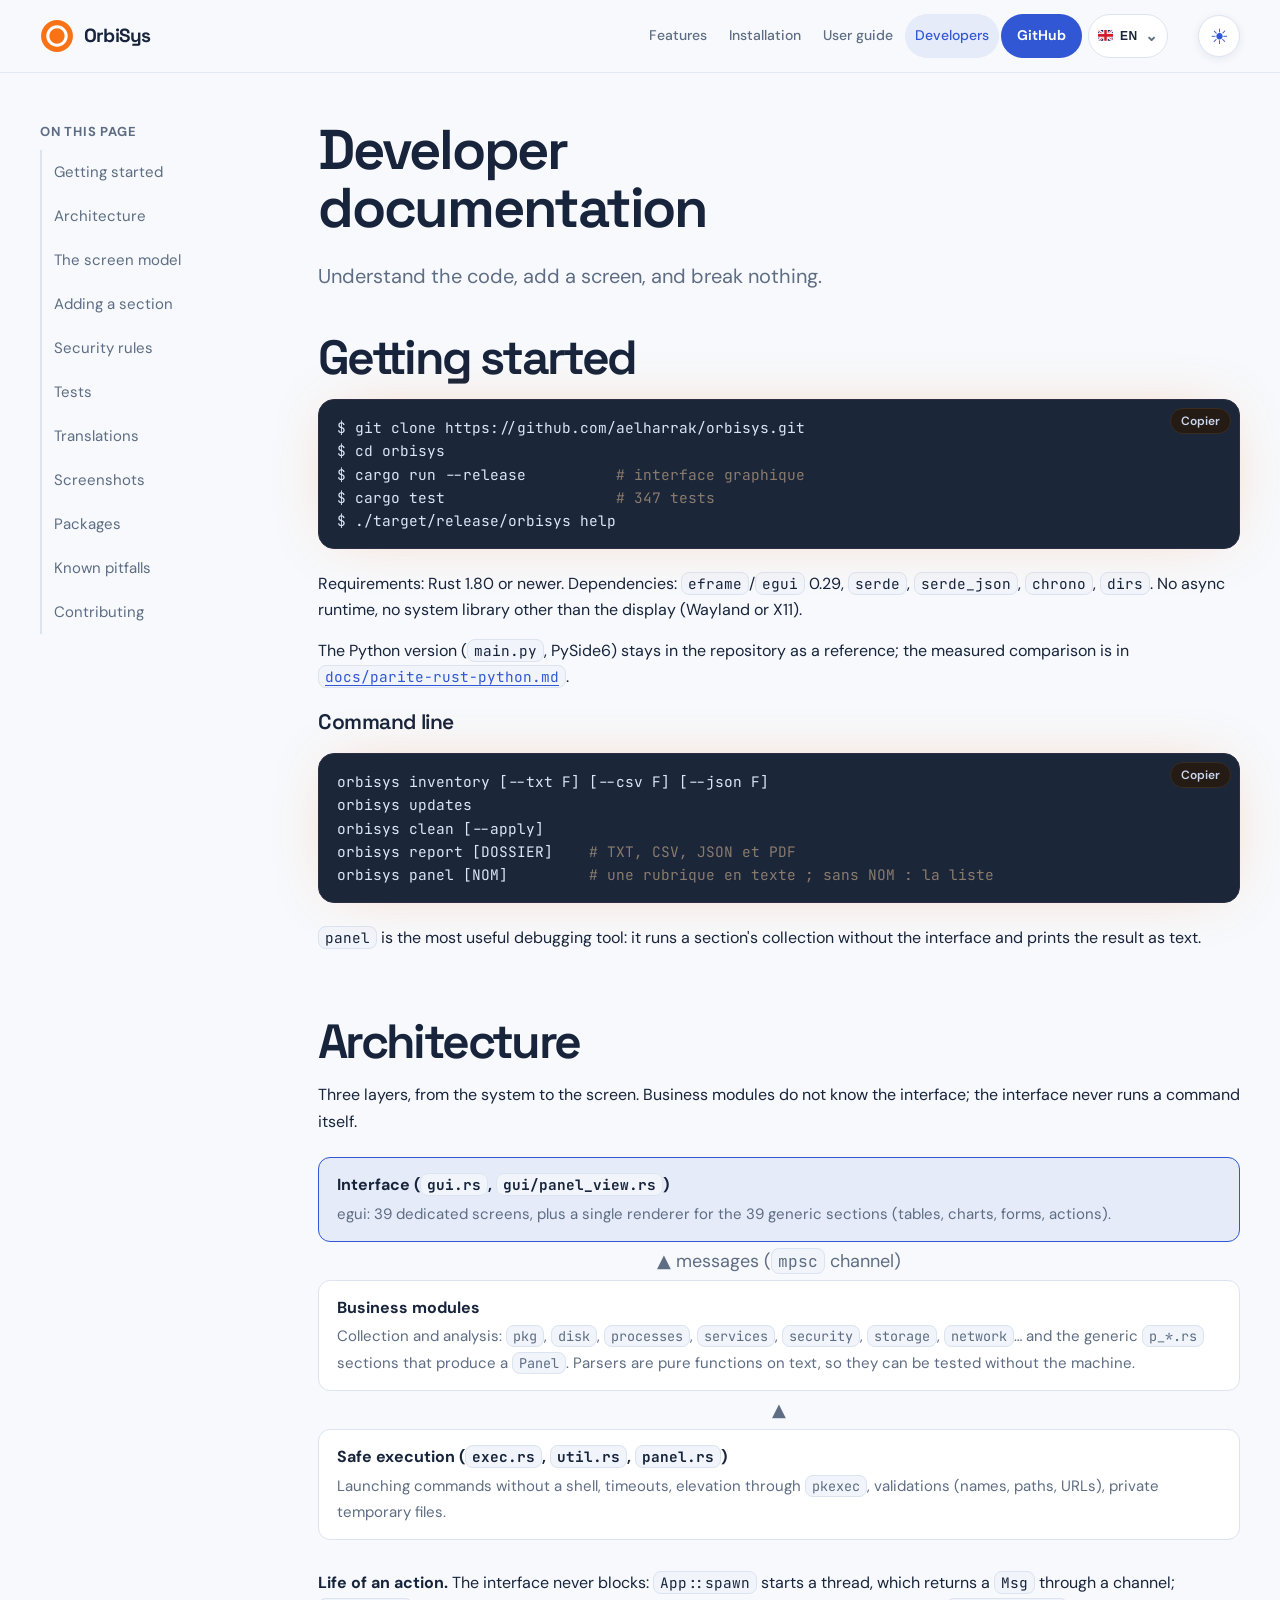
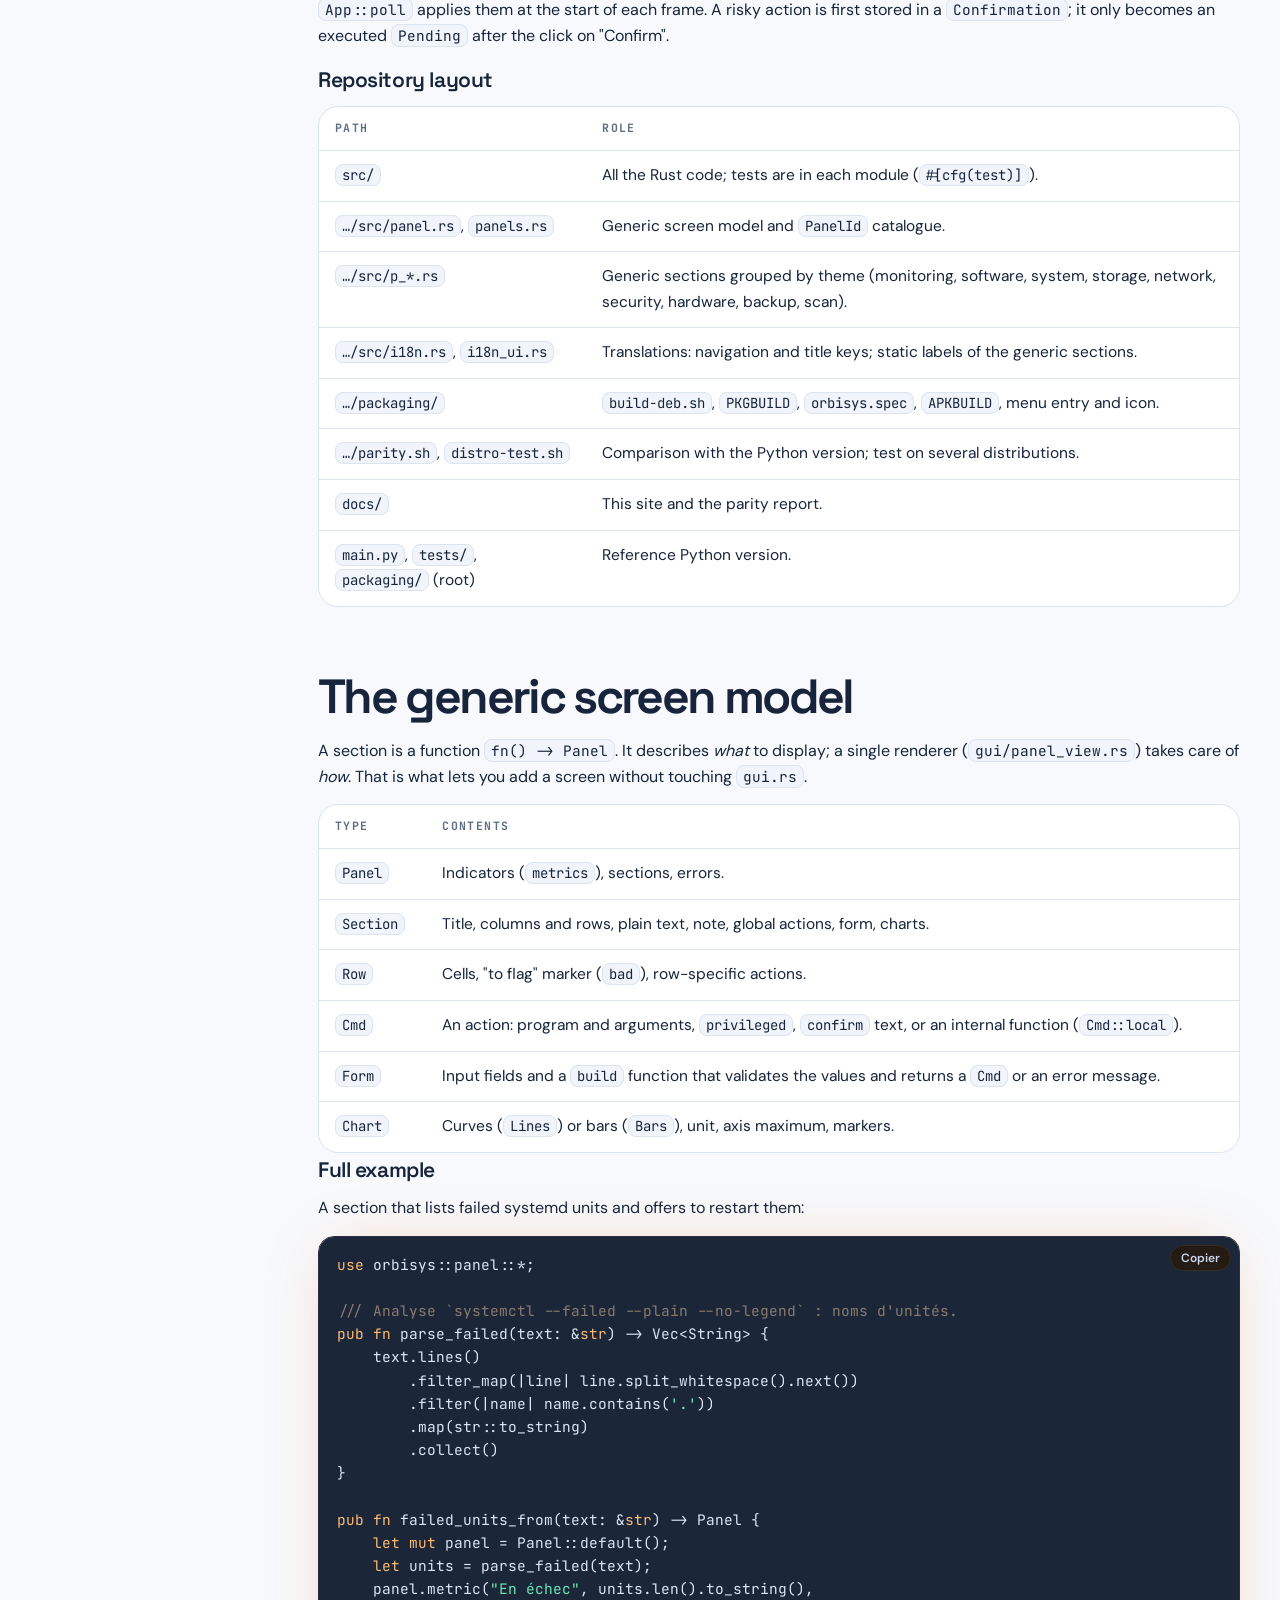
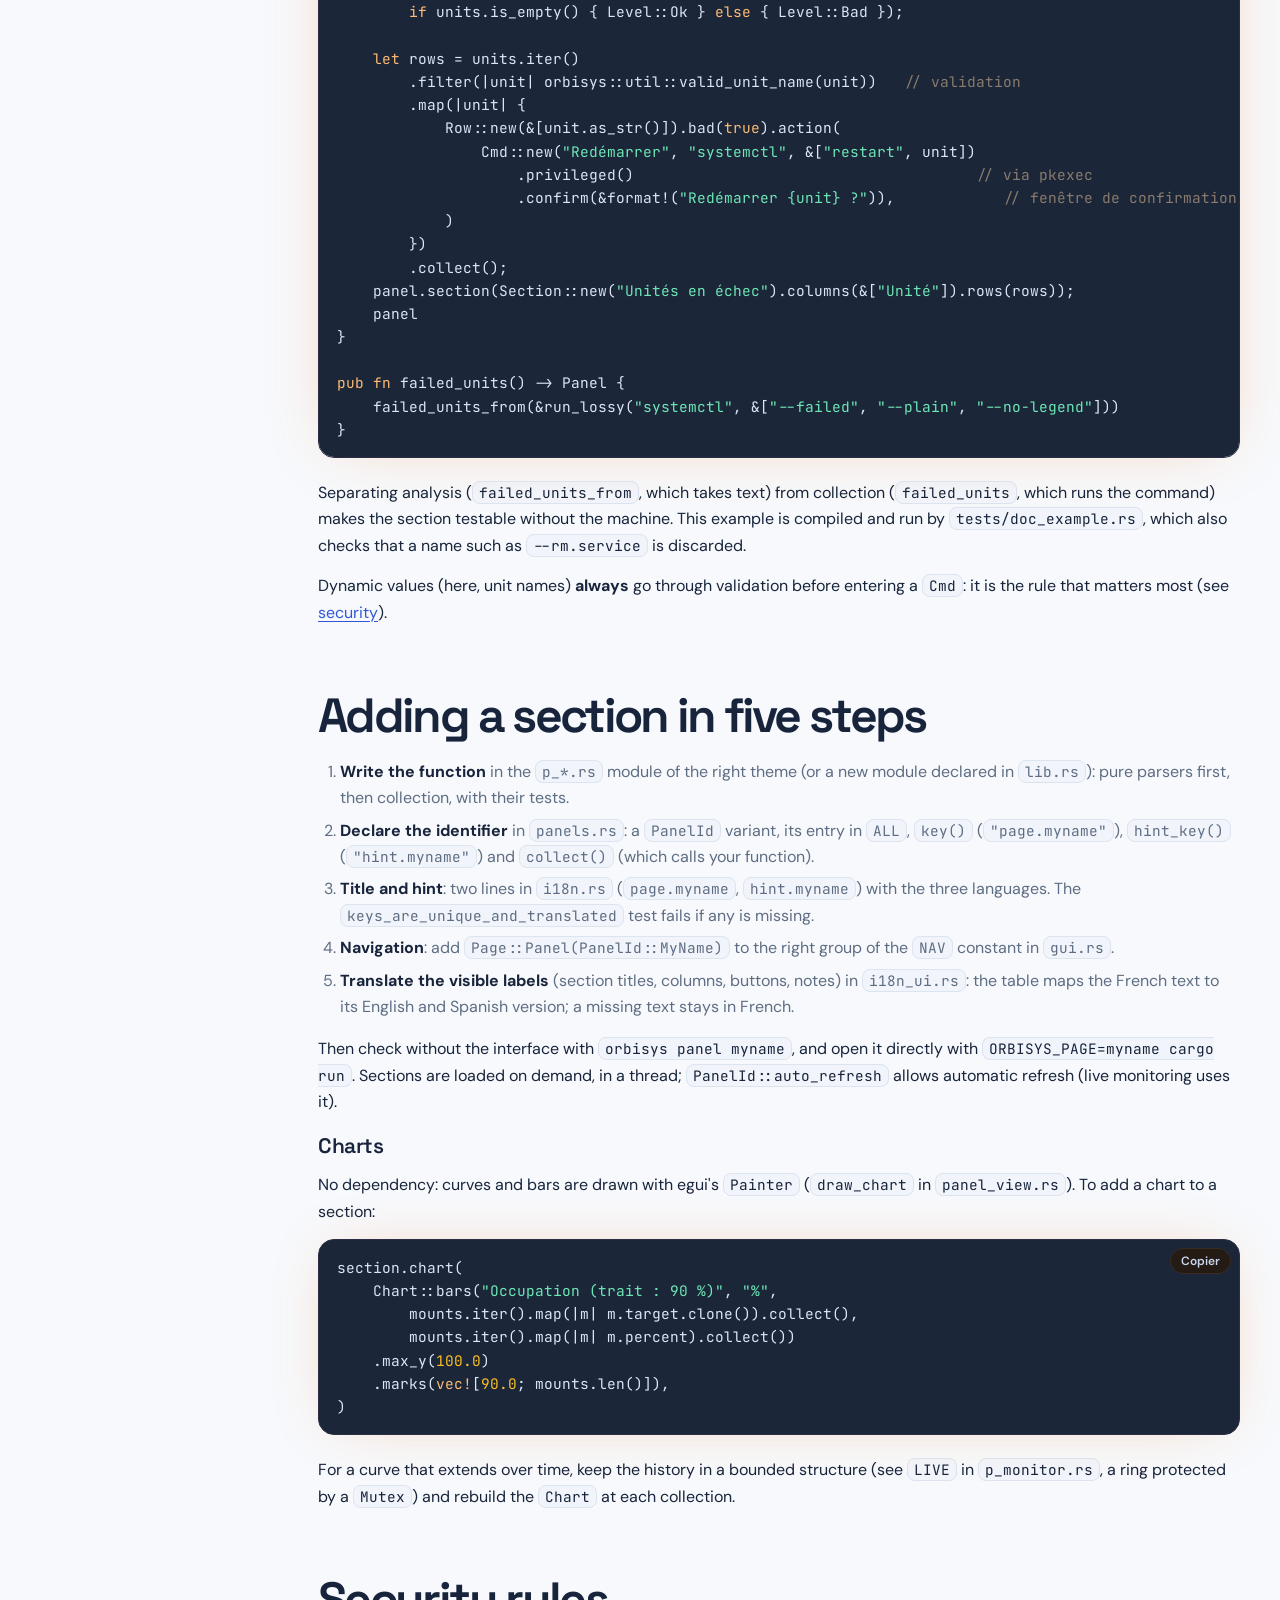
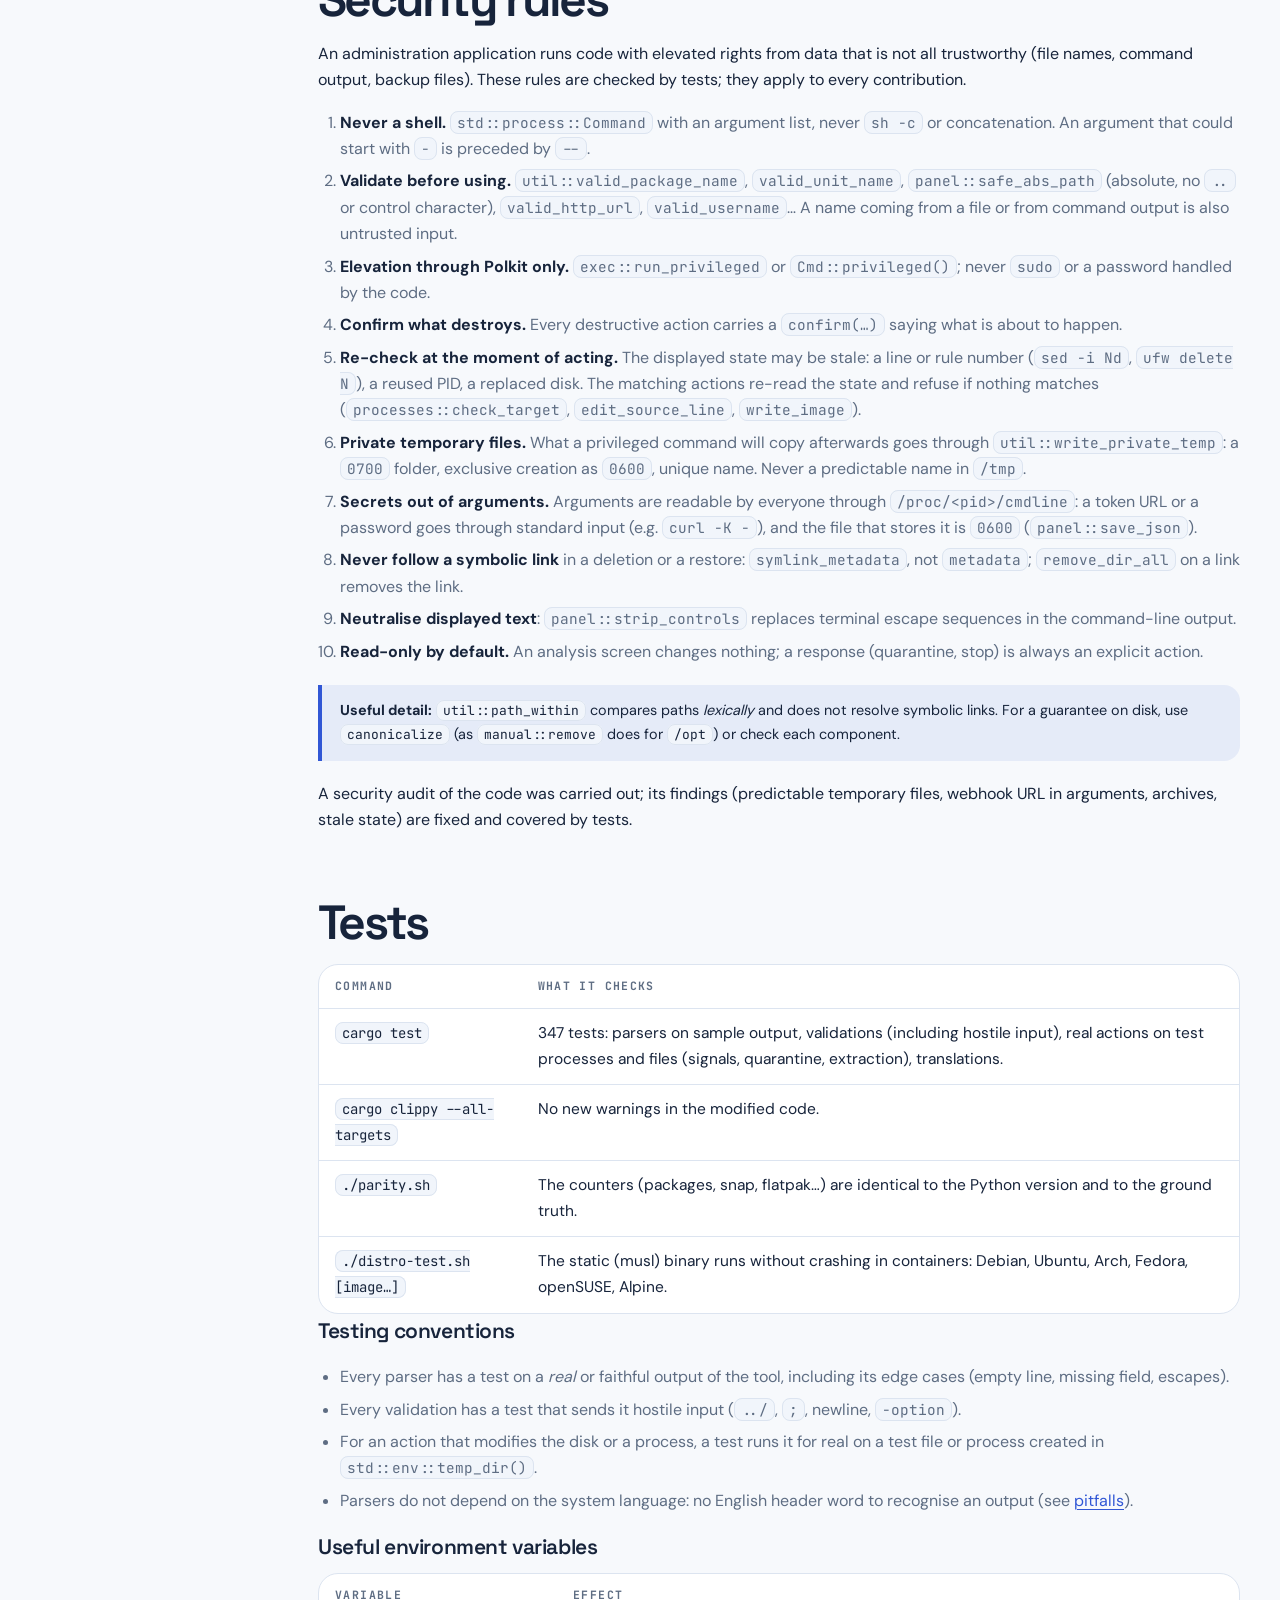
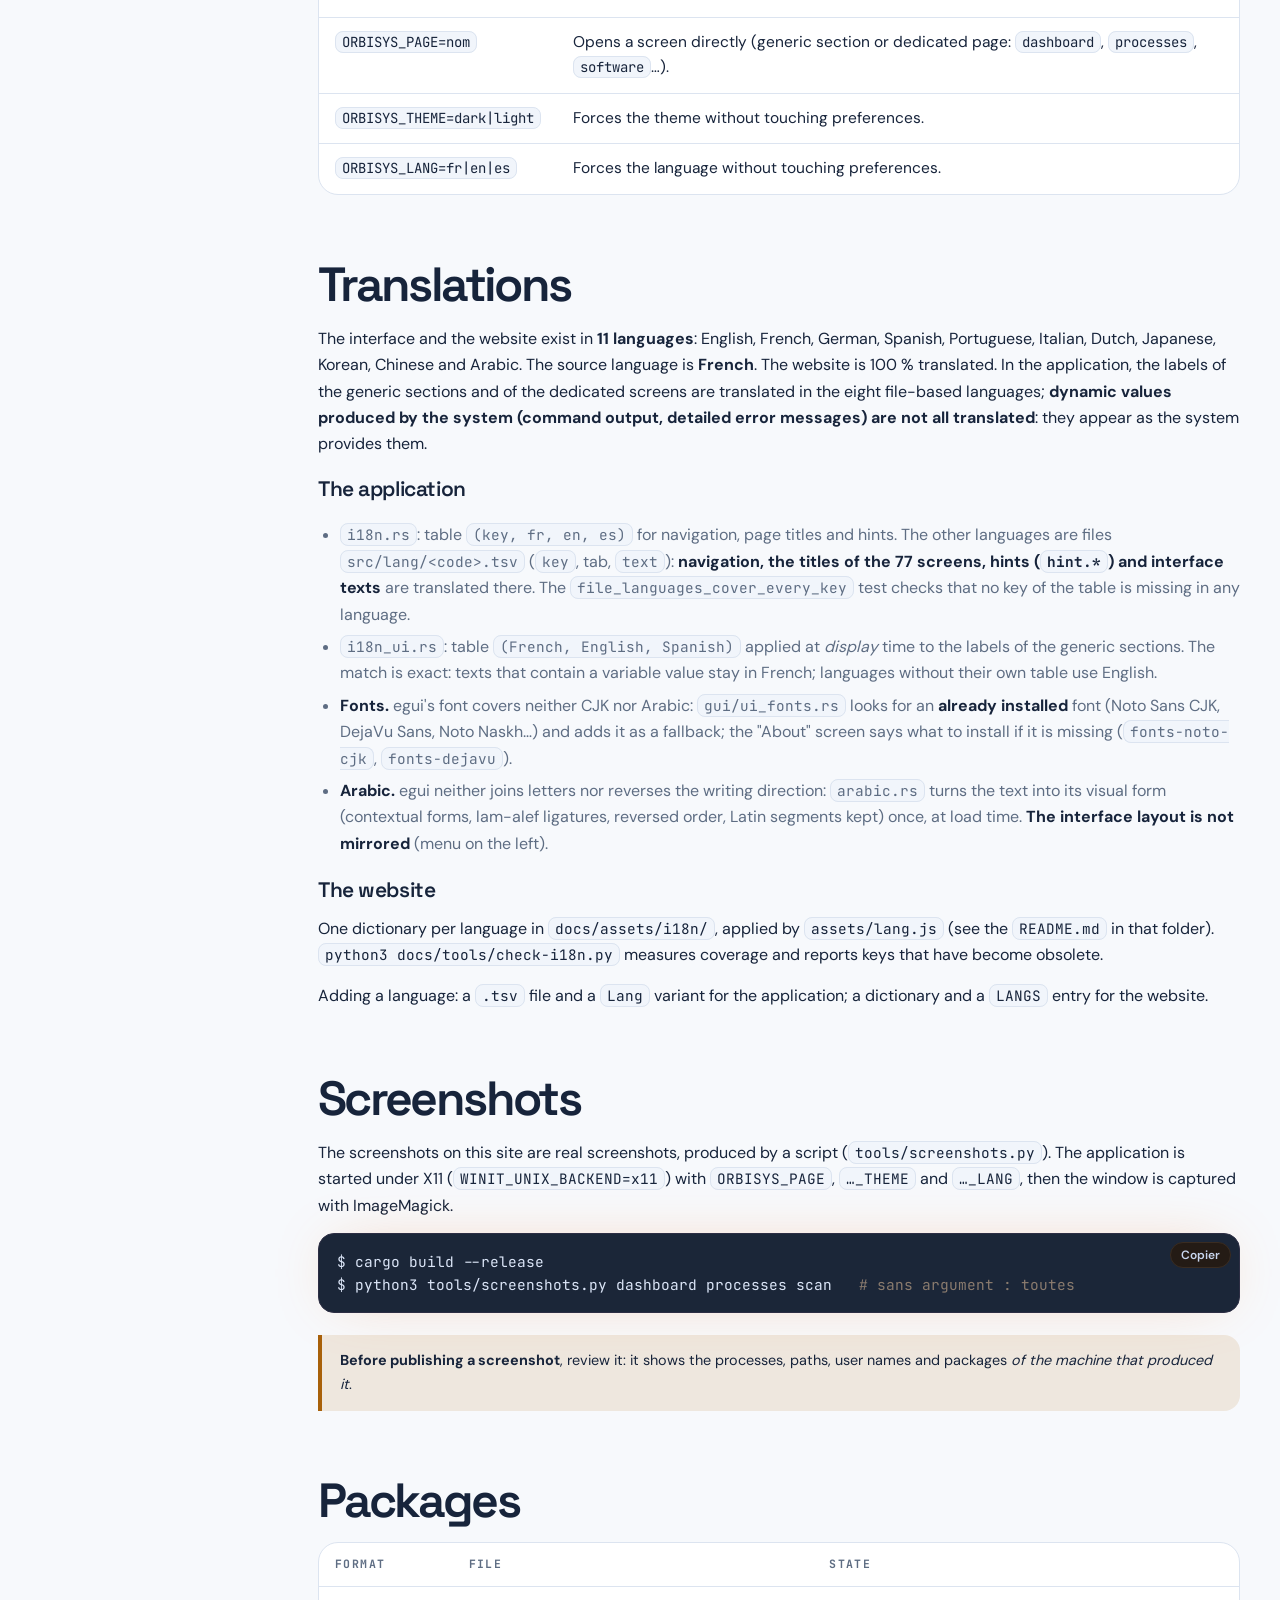
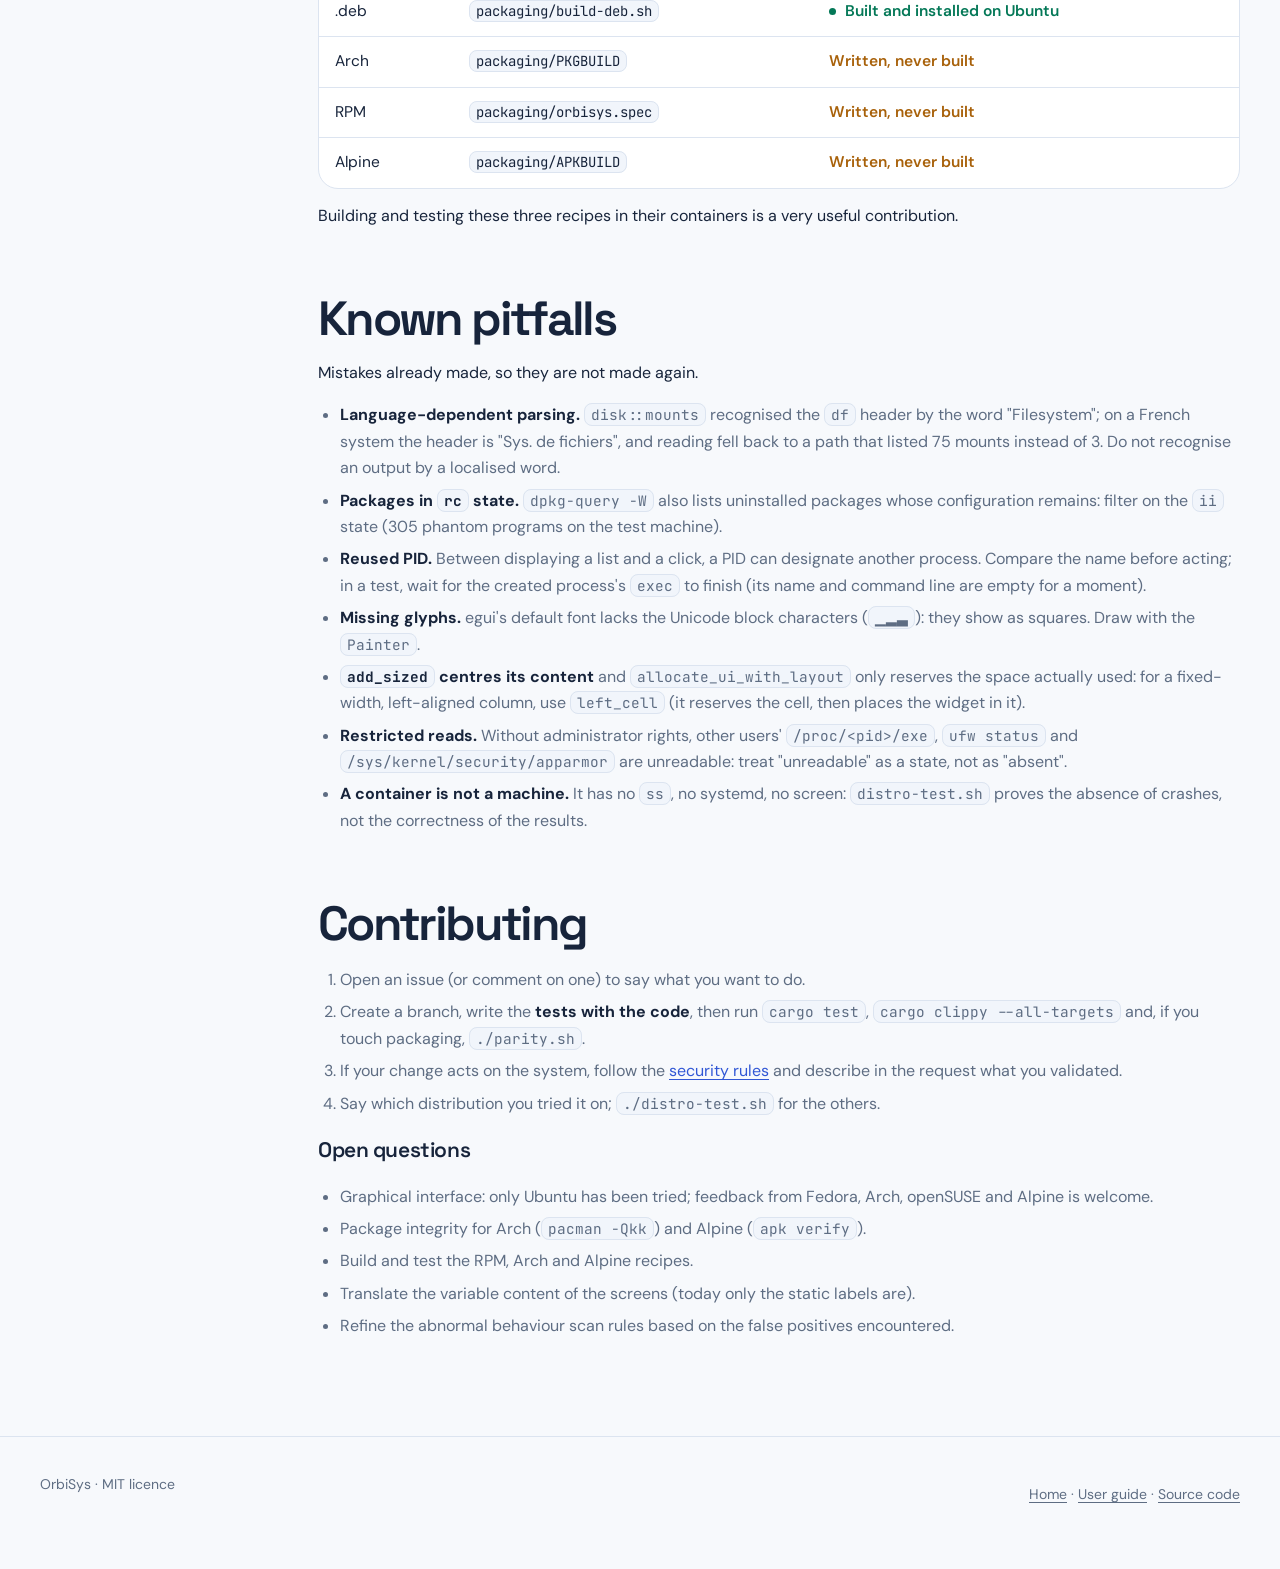
<file: docs/developpeurs.html>
<!DOCTYPE html>
<html lang="fr" data-theme="dark">
<head>
<meta charset="utf-8">
<meta name="viewport" content="width=device-width, initial-scale=1">
<title>Developer Documentation — OrbiSys</title>
<meta name="description" content="Explore OrbiSys architecture (Rust and egui), screen patterns, security practices, cross-distribution checks, and contribution guidelines.">
<meta name="theme-color" content="#0f0b08">
<link rel="canonical" href="https://aelharrak.github.io/orbisys/developpeurs.html">
<meta property="og:type" content="website">
<meta property="og:site_name" content="OrbiSys">
<meta property="og:locale" content="en_US">
<meta property="og:url" content="https://aelharrak.github.io/orbisys/developpeurs.html">
<meta property="og:title" content="Developer Documentation — OrbiSys">
<meta property="og:description" content="Explore OrbiSys architecture, security practices, packaging, and contribution guidelines.">
<meta property="og:image" content="https://aelharrak.github.io/orbisys/assets/social-preview.png">
<meta property="og:image:secure_url" content="https://aelharrak.github.io/orbisys/assets/social-preview.png">
<meta property="og:image:type" content="image/png">
<meta property="og:image:width" content="1200">
<meta property="og:image:height" content="630">
<meta property="og:image:alt" content="OrbiSys free Linux app, with a preview of its dashboard">
<meta name="twitter:card" content="summary_large_image">
<meta name="twitter:title" content="Developer Documentation — OrbiSys">
<meta name="twitter:description" content="Explore OrbiSys architecture, security practices, packaging, and contribution guidelines.">
<meta name="twitter:image" content="https://aelharrak.github.io/orbisys/assets/social-preview.png">
<meta name="twitter:image:alt" content="Preview of the OrbiSys system dashboard">
<link rel="icon" href="assets/logo.svg" type="image/svg+xml">
<link rel="stylesheet" href="assets/style.css">
<script src="assets/site.js"></script>
<script src="assets/lang.js" defer></script>
<style>
  .layers { display: grid; gap: 10px; margin: 22px 0 30px; }
  .layer { border: 1px solid var(--border); background: var(--card); border-radius: 12px; padding: 14px 18px; }
  .layer b { display: block; margin-bottom: 2px; }
  .layer span { color: var(--muted); font-size: 15px; }
  .layer.top { border-color: var(--accent); background: var(--accent-soft); }
  .arrow { text-align: center; color: var(--muted); line-height: 1; font-size: 18px; }
  .twocol { display: grid; grid-template-columns: 1fr 1fr; gap: 10px; }
  @media (max-width: 640px) { .twocol { grid-template-columns: 1fr; } }
</style>
</head>
<body>
<a class="skip" href="#contenu">Aller au contenu</a>

<header class="site-header">
  <div class="wrap">
    <a class="brand" href="index.html" aria-label="OrbiSys, accueil">
      <img src="assets/logo.svg" alt="" width="30" height="30"> OrbiSys
    </a>
    <nav class="nav" aria-label="Navigation principale">
      <a href="index.html#fonctionnalites">Fonctionnalités</a>
      <a href="index.html#installation">Installation</a>
      <a href="utilisateurs.html">Guide utilisateur</a>
      <a href="developpeurs.html" aria-current="page">Développeurs</a>
      <a href="https://github.com/aelharrak/orbisys" rel="noopener">GitHub</a>
    </nav>
    <button class="theme-switch" id="theme" type="button" aria-label="Changer de thème clair ou sombre" title="Thème clair / sombre" aria-pressed="false"><span class="theme-icon" aria-hidden="true" data-no-i18n>☀</span></button>
  </div>
</header>

<main id="contenu" class="wrap">
  <div class="doc">
    <aside class="toc" aria-label="Sur cette page">
      <b>Sur cette page</b>
      <a href="#demarrer">Démarrer</a>
      <a href="#architecture">Architecture</a>
      <a href="#modele">Le modèle d'écran</a>
      <a href="#ajouter">Ajouter une rubrique</a>
      <a href="#securite">Règles de sécurité</a>
      <a href="#tests">Tests</a>
      <a href="#i18n">Traductions</a>
      <a href="#captures">Captures d'écran</a>
      <a href="#paquets">Paquets</a>
      <a href="#pieges">Pièges connus</a>
      <a href="#contribuer">Contribuer</a>
    </aside>

    <article>
      <h1>Documentation développeurs</h1>
      <p class="lead" style="margin:0 0 8px;text-align:left">Comprendre le code, ajouter un écran, et ne rien casser.</p>

      <h2 id="demarrer">Démarrer</h2>
      <div class="code"><pre><code>$ git clone https://github.com/aelharrak/orbisys.git
$ cd orbisys
$ cargo run --release          <span class="c"># interface graphique</span>
$ cargo test                   <span class="c"># 347 tests</span>
$ ./target/release/orbisys help</code></pre></div>
      <p>Prérequis : Rust 1.80 ou plus récent. Dépendances : <code>eframe</code>/<code>egui</code> 0.29, <code>serde</code>, <code>serde_json</code>, <code>chrono</code>, <code>dirs</code>. Pas de runtime asynchrone, pas de bibliothèque système autre que l'affichage (Wayland ou X11).</p>
      <p>La version Python (<code>main.py</code>, PySide6) reste dans le dépôt comme référence ; la comparaison mesurée est dans <a href="https://github.com/aelharrak/orbisys/blob/main/docs/parite-rust-python.md" rel="noopener"><code>docs/parite-rust-python.md</code></a>.</p>

      <h3>Ligne de commande</h3>
      <div class="code"><pre><code>orbisys inventory [--txt F] [--csv F] [--json F]
orbisys updates
orbisys clean [--apply]
orbisys report [DOSSIER]    <span class="c"># TXT, CSV, JSON et PDF</span>
orbisys panel [NOM]         <span class="c"># une rubrique en texte ; sans NOM : la liste</span></code></pre></div>
      <p><code>panel</code> est l'outil de débogage le plus utile : il exécute la collecte d'une rubrique sans interface et affiche le résultat en texte.</p>

      <h2 id="architecture">Architecture</h2>
      <p>Trois couches, du système vers l'écran. Les modules métier ne connaissent pas l'interface ; l'interface ne lance jamais de commande elle-même.</p>
      <div class="layers">
        <div class="layer top"><b>Interface (<code>gui.rs</code>, <code>gui/panel_view.rs</code>)</b><span>egui : 39 écrans dédiés, plus un rendu unique pour les 39 rubriques génériques (tableaux, graphiques, formulaires, actions).</span></div>
        <div class="arrow" aria-hidden="true">▲ messages (canal <code>mpsc</code>)</div>
        <div class="layer"><b>Modules métier</b><span>Collecte et analyse : <code>pkg</code>, <code>disk</code>, <code>processes</code>, <code>services</code>, <code>security</code>, <code>storage</code>, <code>network</code>… et les rubriques génériques <code>p_*.rs</code> qui produisent un <code>Panel</code>. Les analyseurs sont des fonctions pures sur du texte, donc testables sans la machine.</span></div>
        <div class="arrow" aria-hidden="true">▲</div>
        <div class="layer"><b>Exécution sûre (<code>exec.rs</code>, <code>util.rs</code>, <code>panel.rs</code>)</b><span>Lancement de commandes sans shell, délais, élévation via <code>pkexec</code>, validations (noms, chemins, URL), fichiers temporaires privés.</span></div>
      </div>
      <p><b>Flux d'une action.</b> L'interface ne bloque jamais : <code>App::spawn</code> lance un thread, qui renvoie un <code>Msg</code> par un canal ; <code>App::poll</code> les applique au début de chaque image. Une action risquée est d'abord stockée dans une <code>Confirmation</code> ; elle ne devient un <code>Pending</code> exécuté qu'après le clic sur « Confirmer ».</p>

      <h3>Organisation du dépôt</h3>
      <div class="table-wrap"><table>
        <thead><tr><th>Chemin</th><th>Rôle</th></tr></thead>
        <tbody>
          <tr><td><code>src/</code></td><td>Tout le code Rust ; les tests sont dans chaque module (<code>#[cfg(test)]</code>).</td></tr>
          <tr><td><code>…/src/panel.rs</code>, <code>panels.rs</code></td><td>Modèle d'écran générique et catalogue <code>PanelId</code>.</td></tr>
          <tr><td><code>…/src/p_*.rs</code></td><td>Rubriques génériques regroupées par thème (supervision, logiciels, système, stockage, réseau, sécurité, matériel, sauvegarde, scan).</td></tr>
          <tr><td><code>…/src/i18n.rs</code>, <code>i18n_ui.rs</code></td><td>Traductions : clés de navigation et de titres ; libellés statiques des rubriques génériques.</td></tr>
          <tr><td><code>…/packaging/</code></td><td><code>build-deb.sh</code>, <code>PKGBUILD</code>, <code>orbisys.spec</code>, <code>APKBUILD</code>, entrée de menu et icône.</td></tr>
          <tr><td><code>…/parity.sh</code>, <code>distro-test.sh</code></td><td>Comparaison avec la version Python ; test sur plusieurs distributions.</td></tr>
          <tr><td><code>docs/</code></td><td>Ce site et le rapport de parité.</td></tr>
          <tr><td><code>main.py</code>, <code>tests/</code>, <code>packaging/</code> (racine)</td><td>Version Python de référence.</td></tr>
        </tbody>
      </table></div>

      <h2 id="modele">Le modèle d'écran générique</h2>
      <p>Une rubrique est une fonction <code>fn() -&gt; Panel</code>. Elle décrit <i>quoi</i> afficher ; un seul rendu (<code>gui/panel_view.rs</code>) s'occupe du <i>comment</i>. C'est ce qui permet d'ajouter un écran sans toucher à <code>gui.rs</code>.</p>
      <div class="table-wrap"><table>
        <thead><tr><th>Type</th><th>Contenu</th></tr></thead>
        <tbody>
          <tr><td><code>Panel</code></td><td>Indicateurs (<code>metrics</code>), sections, erreurs.</td></tr>
          <tr><td><code>Section</code></td><td>Titre, colonnes et lignes, texte brut, note, actions globales, formulaire, graphiques.</td></tr>
          <tr><td><code>Row</code></td><td>Cellules, drapeau « à signaler » (<code>bad</code>), actions propres à la ligne.</td></tr>
          <tr><td><code>Cmd</code></td><td>Une action : programme et arguments, <code>privileged</code>, texte de <code>confirm</code>, ou une fonction interne (<code>Cmd::local</code>).</td></tr>
          <tr><td><code>Form</code></td><td>Champs de saisie et fonction <code>build</code> qui valide les valeurs et renvoie une <code>Cmd</code> ou un message d'erreur.</td></tr>
          <tr><td><code>Chart</code></td><td>Courbes (<code>Lines</code>) ou barres (<code>Bars</code>), unité, maximum d'axe, repères.</td></tr>
        </tbody>
      </table></div>

      <h3>Exemple complet</h3>
      <p>Une rubrique qui liste les unités systemd en échec et propose de les redémarrer :</p>
      <div class="code"><pre><code><span class="k">use</span> orbisys::panel::*;

<span class="c">/// Analyse `systemctl --failed --plain --no-legend` : noms d'unités.</span>
<span class="k">pub fn</span> parse_failed(text: &amp;<span class="k">str</span>) -&gt; Vec&lt;String&gt; {
    text.lines()
        .filter_map(|line| line.split_whitespace().next())
        .filter(|name| name.contains(<span class="s">'.'</span>))
        .map(str::to_string)
        .collect()
}

<span class="k">pub fn</span> failed_units_from(text: &amp;<span class="k">str</span>) -&gt; Panel {
    <span class="k">let mut</span> panel = Panel::default();
    <span class="k">let</span> units = parse_failed(text);
    panel.metric(<span class="s">"En échec"</span>, units.len().to_string(),
        <span class="k">if</span> units.is_empty() { Level::Ok } <span class="k">else</span> { Level::Bad });

    <span class="k">let</span> rows = units.iter()
        .filter(|unit| orbisys::util::valid_unit_name(unit))   <span class="c">// validation</span>
        .map(|unit| {
            Row::new(&amp;[unit.as_str()]).bad(<span class="k">true</span>).action(
                Cmd::new(<span class="s">"Redémarrer"</span>, <span class="s">"systemctl"</span>, &amp;[<span class="s">"restart"</span>, unit])
                    .privileged()                                      <span class="c">// via pkexec</span>
                    .confirm(&amp;format!(<span class="s">"Redémarrer {unit} ?"</span>)),            <span class="c">// fenêtre de confirmation</span>
            )
        })
        .collect();
    panel.section(Section::new(<span class="s">"Unités en échec"</span>).columns(&amp;[<span class="s">"Unité"</span>]).rows(rows));
    panel
}

<span class="k">pub fn</span> failed_units() -&gt; Panel {
    failed_units_from(&amp;run_lossy(<span class="s">"systemctl"</span>, &amp;[<span class="s">"--failed"</span>, <span class="s">"--plain"</span>, <span class="s">"--no-legend"</span>]))
}</code></pre></div>
      <p>Séparer l'analyse (<code>failed_units_from</code>, qui prend du texte) de la collecte (<code>failed_units</code>, qui lance la commande) rend la rubrique testable sans la machine. Cet exemple est compilé et exécuté par <code>tests/doc_example.rs</code>, qui vérifie aussi qu'un nom comme <code>--rm.service</code> est écarté.</p>
      <p>Les valeurs dynamiques (ici les noms d'unités) passent <b>toujours</b> par une validation avant d'entrer dans une <code>Cmd</code> : c'est la règle qui compte le plus (voir <a href="#securite">sécurité</a>).</p>

      <h2 id="ajouter">Ajouter une rubrique en cinq étapes</h2>
      <ol>
        <li><b>Écrire la fonction</b> dans le module <code>p_*.rs</code> du bon thème (ou un nouveau module déclaré dans <code>lib.rs</code>) : analyseurs purs d'abord, collecte ensuite, avec leurs tests.</li>
        <li><b>Déclarer l'identifiant</b> dans <code>panels.rs</code> : une variante de <code>PanelId</code>, son entrée dans <code>ALL</code>, <code>key()</code> (<code>"page.monnom"</code>), <code>hint_key()</code> (<code>"hint.monnom"</code>) et <code>collect()</code> (qui appelle votre fonction).</li>
        <li><b>Titre et conseil</b> : deux lignes dans <code>i18n.rs</code> (<code>page.monnom</code>, <code>hint.monnom</code>) avec les trois langues. Le test <code>keys_are_unique_and_translated</code> échoue s'il en manque.</li>
        <li><b>Navigation</b> : ajouter <code>Page::Panel(PanelId::MonNom)</code> au bon groupe de la constante <code>NAV</code> dans <code>gui.rs</code>.</li>
        <li><b>Traduire les libellés</b> visibles (titres de section, colonnes, boutons, notes) dans <code>i18n_ui.rs</code> : la table associe le texte français à sa version anglaise et espagnole ; un texte absent reste en français.</li>
      </ol>
      <p>Vérifiez ensuite sans interface avec <code>orbisys panel monnom</code>, puis ouvrez-la directement avec <code>ORBISYS_PAGE=monnom cargo run</code>. Les rubriques sont chargées à la demande, dans un thread ; <code>PanelId::auto_refresh</code> permet un rafraîchissement automatique (la surveillance en direct l'utilise).</p>

      <h3>Graphiques</h3>
      <p>Pas de dépendance : les courbes et barres sont dessinées avec le <code>Painter</code> d'egui (<code>draw_chart</code> dans <code>panel_view.rs</code>). Pour ajouter un graphique à une section :</p>
      <div class="code"><pre><code>section.chart(
    Chart::bars(<span class="s">"Occupation (trait : 90 %)"</span>, <span class="s">"%"</span>,
        mounts.iter().map(|m| m.target.clone()).collect(),
        mounts.iter().map(|m| m.percent).collect())
    .max_y(<span class="n">100.0</span>)
    .marks(<span class="k">vec!</span>[<span class="n">90.0</span>; mounts.len()]),
)</code></pre></div>
      <p>Pour une courbe qui s'étend dans le temps, conservez l'historique dans une structure bornée (voir <code>LIVE</code> dans <code>p_monitor.rs</code>, un anneau protégé par un <code>Mutex</code>) et reconstruisez le <code>Chart</code> à chaque collecte.</p>

      <h2 id="securite">Règles de sécurité</h2>
      <p>Une application d'administration exécute du code avec des droits élevés à partir de données qui ne sont pas toutes de confiance (noms de fichiers, sorties de commandes, fichiers de sauvegarde). Ces règles sont vérifiées par des tests ; elles sont à respecter dans toute contribution.</p>
      <ol>
        <li><b>Jamais de shell.</b> <code>std::process::Command</code> avec une liste d'arguments, jamais <code>sh -c</code> ni concaténation. Un argument qui pourrait commencer par <code>-</code> est précédé de <code>--</code>.</li>
        <li><b>Valider avant d'utiliser.</b> <code>util::valid_package_name</code>, <code>valid_unit_name</code>, <code>panel::safe_abs_path</code> (absolu, sans <code>..</code> ni caractère de contrôle), <code>valid_http_url</code>, <code>valid_username</code>… Un nom venant d'un fichier ou d'une sortie de commande est aussi une entrée non fiable.</li>
        <li><b>Élévation par Polkit seulement.</b> <code>exec::run_privileged</code> ou <code>Cmd::privileged()</code> ; jamais de <code>sudo</code> ni de mot de passe manipulé par le code.</li>
        <li><b>Confirmer ce qui détruit.</b> Toute action destructrice porte un <code>confirm(…)</code> qui dit ce qui va se passer.</li>
        <li><b>Revérifier au moment d'agir.</b> L'état affiché peut être périmé : un numéro de ligne ou de règle (<code>sed -i Nd</code>, <code>ufw delete N</code>), un PID réattribué, un disque remplacé. Les actions correspondantes relisent l'état et refusent si rien ne correspond (<code>processes::check_target</code>, <code>edit_source_line</code>, <code>write_image</code>).</li>
        <li><b>Fichiers temporaires privés.</b> Ce qu'une commande privilégiée copiera ensuite passe par <code>util::write_private_temp</code> : dossier en <code>0700</code>, création exclusive en <code>0600</code>, nom unique. Jamais un nom prévisible dans <code>/tmp</code>.</li>
        <li><b>Secrets hors des arguments.</b> Les arguments sont lisibles par tous via <code>/proc/&lt;pid&gt;/cmdline</code> : une URL à jeton ou un mot de passe passe par l'entrée standard (ex. <code>curl -K -</code>), et le fichier qui la stocke est en <code>0600</code> (<code>panel::save_json</code>).</li>
        <li><b>Ne jamais suivre un lien symbolique</b> dans une suppression ou une restauration : <code>symlink_metadata</code>, pas <code>metadata</code> ; <code>remove_dir_all</code> sur un lien supprime le lien.</li>
        <li><b>Neutraliser le texte affiché</b> : <code>panel::strip_controls</code> remplace les séquences d'échappement de terminal dans le rendu en ligne de commande.</li>
        <li><b>Lecture seule par défaut.</b> Un écran d'analyse ne modifie rien ; une réponse (quarantaine, arrêt) est toujours une action explicite.</li>
      </ol>
      <div class="note"><b>Précision utile :</b> <code>util::path_within</code> compare des chemins <i>lexicalement</i> et ne résout pas les liens symboliques. Pour une garantie sur le disque, utilisez <code>canonicalize</code> (comme <code>manual::remove</code> pour <code>/opt</code>) ou testez chaque composant.</div>
      <p>Un audit de sécurité du code a été mené ; ses constats (fichiers temporaires prévisibles, URL de webhook dans les arguments, archives, états périmés) sont corrigés et couverts par des tests.</p>

      <h2 id="tests">Tests</h2>
      <div class="table-wrap"><table>
        <thead><tr><th>Commande</th><th>Ce qu'elle vérifie</th></tr></thead>
        <tbody>
          <tr><td><code>cargo test</code></td><td>347 tests : analyseurs sur des sorties d'exemple, validations (y compris les entrées hostiles), actions réelles sur des processus et fichiers de test (signaux, quarantaine, extraction), traductions.</td></tr>
          <tr><td><code>cargo clippy --all-targets</code></td><td>Aucun nouvel avertissement dans le code modifié.</td></tr>
          <tr><td><code>./parity.sh</code></td><td>Les compteurs (paquets, snap, flatpak…) sont identiques à la version Python et à la vérité terrain.</td></tr>
          <tr><td><code>./distro-test.sh [image…]</code></td><td>Le binaire statique (musl) tourne sans plantage dans des conteneurs : Debian, Ubuntu, Arch, Fedora, openSUSE, Alpine.</td></tr>
        </tbody>
      </table></div>
      <h3>Conventions de test</h3>
      <ul>
        <li>Chaque analyseur a un test sur une sortie <i>réelle</i> ou fidèle de l'outil, y compris ses cas limites (ligne vide, champ manquant, échappements).</li>
        <li>Chaque validation a un test qui lui envoie des entrées hostiles (<code>../</code>, <code>;</code>, retour à la ligne, <code>-option</code>).</li>
        <li>Pour une action qui modifie le disque ou un processus, un test l'exécute pour de vrai sur un fichier ou un processus de test créé dans <code>std::env::temp_dir()</code>.</li>
        <li>Les parseurs ne dépendent pas de la langue du système : pas de mot d'en-tête anglais pour reconnaître une sortie (voir <a href="#pieges">pièges</a>).</li>
      </ul>
      <h3>Variables d'environnement utiles</h3>
      <div class="table-wrap"><table>
        <thead><tr><th>Variable</th><th>Effet</th></tr></thead>
        <tbody>
          <tr><td><code>ORBISYS_PAGE=nom</code></td><td>Ouvre directement un écran (rubrique générique ou page dédiée : <code>dashboard</code>, <code>processes</code>, <code>software</code>…).</td></tr>
          <tr><td><code>ORBISYS_THEME=dark|light</code></td><td>Force le thème sans toucher aux préférences.</td></tr>
          <tr><td><code>ORBISYS_LANG=fr|en|es</code></td><td>Force la langue sans toucher aux préférences.</td></tr>
        </tbody>
      </table></div>

      <h2 id="i18n">Traductions</h2>
      <p>L'interface comme le site existent en <b>11 langues</b> : anglais, français, allemand, espagnol, portugais, italien, néerlandais, japonais, coréen, chinois et arabe. La langue source est le <b>français</b>. Le site est traduit à 100 %. Dans l'application, les libellés des rubriques génériques et des écrans dédiés sont traduits dans les huit langues à fichier ; <b>les valeurs dynamiques produites par le système (sorties de commandes, messages d'erreur détaillés) ne sont pas toutes traduites</b> : elles s'affichent telles que le système les fournit.</p>
      <h3>L'application</h3>
      <ul>
        <li><code>i18n.rs</code> : table <code>(clé, fr, en, es)</code> pour la navigation, les titres de page et les conseils. Les autres langues sont des fichiers <code>src/lang/&lt;code&gt;.tsv</code> (<code>clé</code>, tabulation, <code>texte</code>) : <b>navigation, titres des 77 écrans, conseils (<code>hint.*</code>) et textes de l'interface</b> y sont traduits. Le test <code>file_languages_cover_every_key</code> vérifie qu'aucune clé de la table ne manque dans une langue.</li>
        <li><code>i18n_ui.rs</code> : table <code>(français, anglais, espagnol)</code> appliquée à l'<i>affichage</i> des libellés des rubriques génériques. La correspondance est exacte : les textes qui contiennent une valeur variable restent en français ; les langues sans table propre utilisent l'anglais.</li>
        <li><b>Polices.</b> La police d'egui ne couvre ni le CJK ni l'arabe : <code>gui/ui_fonts.rs</code> cherche une police <b>déjà installée</b> (Noto Sans CJK, DejaVu Sans, Noto Naskh…) et l'ajoute en secours ; l'écran « À propos » indique quoi installer si elle manque (<code>fonts-noto-cjk</code>, <code>fonts-dejavu</code>).</li>
        <li><b>Arabe.</b> egui ne relie pas les lettres et n'inverse pas le sens d'écriture : <code>arabic.rs</code> met le texte en forme visuelle (formes contextuelles, ligatures lam-alif, ordre inversé, segments latins conservés) une fois, au chargement. <b>La disposition de l'interface n'est pas inversée</b> (menu à gauche).</li>
      </ul>
      <h3>Le site</h3>
      <p>Un dictionnaire par langue dans <code>docs/assets/i18n/</code>, appliqué par <code>assets/lang.js</code> (voir le <code>README.md</code> de ce dossier). <code>python3 docs/tools/check-i18n.py</code> mesure la couverture et signale les clés devenues obsolètes.</p>
      <p>Ajouter une langue : un fichier <code>.tsv</code> et une variante de <code>Lang</code> pour l'application ; un dictionnaire et une entrée de <code>LANGS</code> pour le site.</p>

      <h2 id="captures">Captures d'écran</h2>
      <p>Les captures de ce site sont de vraies captures, produites par script (<code>tools/screenshots.py</code>). L'application est lancée sous X11 (<code>WINIT_UNIX_BACKEND=x11</code>) avec <code>ORBISYS_PAGE</code>, <code>…_THEME</code> et <code>…_LANG</code>, puis la fenêtre est capturée avec ImageMagick.</p>
      <div class="code"><pre><code>$ cargo build --release
$ python3 tools/screenshots.py dashboard processes scan   <span class="c"># sans argument : toutes</span></code></pre></div>
      <div class="note warn-box"><b>Avant de publier une capture</b>, relisez-la : elle montre les processus, chemins, noms d'utilisateur et paquets <i>de la machine qui l'a produite</i>.</div>

      <h2 id="paquets">Paquets</h2>
      <div class="table-wrap"><table>
        <thead><tr><th>Format</th><th>Fichier</th><th>État</th></tr></thead>
        <tbody>
          <tr><td>.deb</td><td><code>packaging/build-deb.sh</code></td><td class="ok">Construit et installé sur Ubuntu</td></tr>
          <tr><td>Arch</td><td><code>packaging/PKGBUILD</code></td><td class="warn">Écrit, jamais construit</td></tr>
          <tr><td>RPM</td><td><code>packaging/orbisys.spec</code></td><td class="warn">Écrit, jamais construit</td></tr>
          <tr><td>Alpine</td><td><code>packaging/APKBUILD</code></td><td class="warn">Écrit, jamais construit</td></tr>
        </tbody>
      </table></div>
      <p style="margin-top:14px">Construire et tester ces trois recettes dans leurs conteneurs est une contribution très utile.</p>

      <h2 id="pieges">Pièges connus</h2>
      <p>Des erreurs déjà rencontrées, pour ne pas les refaire.</p>
      <ul>
        <li><b>Parsing dépendant de la langue.</b> <code>disk::mounts</code> reconnaissait l'en-tête de <code>df</code> par le mot « Filesystem » ; sur un système en français l'en-tête est « Sys. de fichiers », la lecture retombait sur un repli qui listait 75 montages au lieu de 3. Ne reconnaissez pas une sortie par un mot localisé.</li>
        <li><b>Paquets en état <code>rc</code>.</b> <code>dpkg-query -W</code> liste aussi les paquets désinstallés dont la configuration subsiste : filtrez sur l'état <code>ii</code> (305 faux logiciels sur la machine de test).</li>
        <li><b>PID réattribué.</b> Entre l'affichage d'une liste et un clic, un PID peut désigner un autre processus. Comparez le nom avant d'agir ; dans un test, attendez la fin du <code>exec</code> du processus créé (nom et ligne de commande sont vides un instant).</li>
        <li><b>Glyphes absents.</b> La police par défaut d'egui n'a pas les caractères de blocs Unicode (<code>▁▂▃</code>) : ils s'affichent en carrés. Dessinez avec le <code>Painter</code>.</li>
        <li><b><code>add_sized</code> centre le contenu</b> et <code>allocate_ui_with_layout</code> ne réserve que la place utilisée : pour une colonne alignée à gauche de largeur fixe, utilisez <code>left_cell</code> (réserve la cellule puis y place le widget).</li>
        <li><b>Lectures réservées.</b> Sans droits administrateur, <code>/proc/&lt;pid&gt;/exe</code> des autres utilisateurs, <code>ufw status</code>, <code>/sys/kernel/security/apparmor</code> sont illisibles : traitez « illisible » comme un état, pas comme « absent ».</li>
        <li><b>Un conteneur n'est pas une machine.</b> Il n'a ni <code>ss</code>, ni systemd, ni écran : <code>distro-test.sh</code> prouve l'absence de plantage, pas l'exactitude des résultats.</li>
      </ul>

      <h2 id="contribuer">Contribuer</h2>
      <ol>
        <li>Ouvrez un ticket (ou commentez-en un) pour dire ce que vous voulez faire.</li>
        <li>Créez une branche, écrivez les <b>tests avec le code</b>, puis vérifiez <code>cargo test</code>, <code>cargo clippy --all-targets</code> et, si vous touchez aux paquets, <code>./parity.sh</code>.</li>
        <li>Si votre changement agit sur le système, suivez les <a href="#securite">règles de sécurité</a> et décrivez dans la demande ce que vous avez validé.</li>
        <li>Décrivez la distribution sur laquelle vous avez essayé ; <code>./distro-test.sh</code> pour les autres.</li>
      </ol>
      <h3>Pistes ouvertes</h3>
      <ul>
        <li>Interface graphique : seule Ubuntu a été essayée ; des retours Fedora, Arch, openSUSE, Alpine sont les bienvenus.</li>
        <li>Intégrité des paquets pour Arch (<code>pacman -Qkk</code>) et Alpine (<code>apk verify</code>).</li>
        <li>Construire et tester les recettes RPM, Arch et Alpine.</li>
        <li>Traduire le contenu variable des écrans (aujourd'hui seuls les libellés statiques le sont).</li>
        <li>Affiner les règles du scan des comportements anormaux à partir des faux positifs rencontrés.</li>
      </ul>
    </article>
  </div>
</main>

<footer class="site-footer">
  <div class="wrap">
    <div>OrbiSys · licence MIT</div>
    <div>
      <a href="index.html">Accueil</a><span aria-hidden="true"> · </span>
      <a href="utilisateurs.html">Guide utilisateur</a><span aria-hidden="true"> · </span>
      <a href="https://github.com/aelharrak/orbisys" rel="noopener">Code source</a>
    </div>
  </div>
</footer>
</body>
</html>
</file>
<file: docs/assets/style.css>
/* OrbiSys — site statique. Aucune dépendance externe : polices incluses (assets/fonts), tout fonctionne hors ligne. */
@font-face { font-family: "Twemoji Country Flags"; src: url(fonts/twemoji-country-flags.woff2) format("woff2"); unicode-range: U+1F1E6-1F1FF, U+1F3F4, U+E0062-E007F; font-display: swap; } /* drapeaux Twemoji (CC-BY 4.0, via country-flag-emoji-polyfill, MIT) */
@font-face { font-family: "Space Grotesk"; src: url(fonts/space-grotesk.woff2) format("woff2"); font-weight: 300 700; font-display: swap; }
@font-face { font-family: "DM Sans"; src: url(fonts/dm-sans.woff2) format("woff2"); font-weight: 100 1000; font-display: swap; }
@font-face { font-family: "JetBrains Mono"; src: url(fonts/jetbrains-mono.woff2) format("woff2"); font-weight: 100 800; font-display: swap; }
:root {
  --bg: #0f0b08;
  --bg-soft: #15100c;
  --card: #1a1410;
  --card-2: #211a14;
  --border: #2c221b;
  --fg: #f5ede6;
  --muted: #b5a698;
  --accent: #f97316;
  --accent-fg: #1a0e05;
  --accent-soft: rgba(249, 115, 22, .13);
  --brand-1: #f97316;
  --brand-2: #fbbf24;
  --ok: #34d399;
  --warn: #fbbf24;
  --bad: #ff7a70;
  --code-bg: #0b0806;
  --radius: 22px;
  --shadow: 0 30px 80px rgba(0, 0, 0, .6), 0 0 90px rgba(249, 115, 22, .12);
  --mono: "JetBrains Mono", ui-monospace, SFMono-Regular, Menlo, Consolas, "Liberation Mono", monospace;
  --sans: "DM Sans", system-ui, -apple-system, "Segoe UI", Roboto, "Noto Sans", "Noto Sans CJK SC", "Noto Naskh Arabic", Arial, sans-serif;
  --display: "Space Grotesk", "DM Sans", system-ui, "Noto Sans", "Noto Sans CJK SC", "Noto Naskh Arabic", sans-serif;
  color-scheme: dark;
}
[data-theme="light"] {
  --bg: #fbfaf7;
  --bg-soft: #f1f2ed;
  --card: #fffefa;
  --card-2: #f4f3ee;
  --border: #dedfd7;
  --fg: #17211d;
  --muted: #58645d;
  --accent: #b94b31;
  --accent-fg: #fffdfa;
  --accent-soft: rgba(185, 75, 49, .09);
  --brand-1: #235c4a;
  --brand-2: #b94b31;
  --ok: #047857;
  --warn: #a8610a;
  --bad: #c72d2d;
  --code-bg: #1a120c;
  --shadow: 0 22px 56px rgba(23, 33, 29, .12);
  color-scheme: light;
}
* { box-sizing: border-box; }
html { scroll-behavior: smooth; scroll-padding-top: 76px; }
body {
  margin: 0;
  background: var(--bg);
  color: var(--fg);
  font-family: var(--sans);
  font-size: 17px;
  line-height: 1.65;
  -webkit-font-smoothing: antialiased;
}
img { max-width: 100%; height: auto; display: block; }
a { color: var(--accent); text-decoration-thickness: 1px; text-underline-offset: 3px; }
a:hover { text-decoration-thickness: 2px; }
:focus-visible { outline: 3px solid var(--accent); outline-offset: 2px; border-radius: 6px; }
.skip { position: absolute; inset-inline-start: -999px; top: 8px; background: var(--accent); color: var(--accent-fg); padding: 8px 14px; border-radius: 8px; z-index: 100; }
.skip:focus { inset-inline-start: 8px; }
.wrap { width: min(1120px, 100% - 40px); margin-inline: auto; }
.narrow { width: min(820px, 100% - 40px); margin-inline: auto; }

/* ---- En-tête ---- */
.site-header {
  position: sticky; top: 0; z-index: 50;
  background: color-mix(in srgb, var(--bg) 88%, transparent);
  backdrop-filter: blur(12px);
  border-bottom: 1px solid var(--border);
}
.site-header .wrap { display: flex; align-items: center; gap: 18px; min-height: 62px; }
.brand { white-space: nowrap; display: flex; align-items: center; gap: 10px; color: var(--fg); text-decoration: none; font-weight: 700; letter-spacing: -.01em; }
.brand svg { width: 30px; height: 30px; }
.nav { display: flex; gap: 4px; margin-left: auto; align-items: center; flex-wrap: wrap; }
.nav a { color: var(--muted); text-decoration: none; padding: 7px 12px; border-radius: 9px; font-size: 15px; font-weight: 500; }
.nav a:hover, .nav a[aria-current="page"] { color: var(--fg); background: var(--card-2); }
.theme-switch { display: grid; place-items: center; flex: none; width: 44px; height: 44px; margin-inline-start: 12px; padding: 0; border: 1px solid var(--border); border-radius: 12px; background: var(--card); color: var(--fg); cursor: pointer; transition: background .18s ease, border-color .18s ease, color .18s ease; }
.theme-switch:hover, .theme-switch:focus-visible { background: var(--accent-soft); border-color: var(--accent); color: var(--accent); }
.theme-switch .theme-icon { color: var(--accent); font-size: 21px; line-height: 1; }
.theme-switch[aria-pressed="true"] { background: var(--card-2); }

/* ---- Boutons ---- */
.btn {
  display: inline-flex; align-items: center; gap: 8px; font: inherit; font-weight: 600; font-size: 16px;
  padding: 11px 20px; border-radius: 11px; border: 1px solid transparent; text-decoration: none; cursor: pointer;
}
.btn-primary { background: var(--accent); color: var(--accent-fg); }
.btn-primary:hover { filter: brightness(1.08); text-decoration: none; }
.btn-ghost { background: transparent; color: var(--fg); border-color: var(--border); }
.btn-ghost:hover { background: var(--card-2); text-decoration: none; }

/* ---- Hero ---- */
.hero { padding: 72px 0 40px; text-align: center; }
.eyebrow { display: inline-block; font-size: 14px; font-weight: 600; color: var(--accent); background: var(--accent-soft); padding: 5px 14px; border-radius: 999px; margin-bottom: 20px; }
h1 { font-size: clamp(34px, 5.4vw, 60px); line-height: 1.08; letter-spacing: -.03em; margin: 0 0 20px; }
.grad { background: linear-gradient(100deg, var(--brand-1), var(--brand-2)); -webkit-background-clip: text; background-clip: text; color: transparent; }
.lead { font-size: clamp(18px, 2.2vw, 21px); color: var(--muted); max-width: 720px; margin: 0 auto 30px; }
.cta { display: flex; flex-wrap: wrap; gap: 12px; justify-content: center; }
.hero-shot { margin: 48px auto 0; width: min(1000px, 100%); }

/* ---- Cadres de capture ---- */
.shot { margin: 0; }
.shot button { all: unset; display: block; cursor: zoom-in; width: 100%; border-radius: var(--radius); }
.shot button:focus-visible { outline: 3px solid var(--accent); outline-offset: 3px; }
.shot img { border-radius: var(--radius); border: 1px solid var(--border); box-shadow: var(--shadow); width: 100%; background: var(--card); }
.shot figcaption { color: var(--muted); font-size: 15px; margin-top: 12px; }
.shot figcaption b { color: var(--fg); }

/* ---- Sections ---- */
section { padding: 72px 0; }
section.alt { background: var(--bg-soft); border-block: 1px solid var(--border); }
h2 { font-size: clamp(26px, 3.4vw, 38px); line-height: 1.15; letter-spacing: -.02em; margin: 0 0 14px; }
h3 { font-size: 21px; margin: 0 0 8px; letter-spacing: -.01em; }
h4 { font-size: 17px; margin: 22px 0 6px; }
.kicker { color: var(--accent); font-weight: 700; font-size: 14px; letter-spacing: .06em; text-transform: uppercase; margin-bottom: 10px; }
.section-lead { color: var(--muted); max-width: 720px; font-size: 18px; margin: 0 0 36px; }
p { margin: 0 0 14px; }
.muted { color: var(--muted); }

.grid { display: grid; gap: 18px; }
.g2 { grid-template-columns: repeat(2, minmax(0, 1fr)); }
.g3 { grid-template-columns: repeat(3, minmax(0, 1fr)); }
.g4 { grid-template-columns: repeat(4, minmax(0, 1fr)); }
.card { background: var(--card); border: 1px solid var(--border); border-radius: var(--radius); padding: 22px; }
.card h3 { font-size: 18px; }
.card p { color: var(--muted); font-size: 16px; margin: 0; }
.card .ico { font-size: 26px; margin-bottom: 10px; display: block; }
.stat { text-align: center; }
.stat b { display: block; font-size: 38px; letter-spacing: -.02em; color: var(--accent); line-height: 1.1; }
.stat span { color: var(--muted); font-size: 15px; }

.split { display: grid; grid-template-columns: 1fr 1.25fr; gap: 40px; align-items: center; }
.split.rev { grid-template-columns: 1.25fr 1fr; }
.split.rev > :first-child { order: 2; }
.split ul { padding-left: 20px; color: var(--muted); }
.split li { margin: 6px 0; }
.split li b { color: var(--fg); }

.gallery { display: grid; grid-template-columns: repeat(3, minmax(0, 1fr)); gap: 22px; }

/* ---- Code ---- */
pre, code { font-family: var(--mono); }
code { font-size: .9em; background: var(--card-2); border: 1px solid var(--border); padding: 1px 6px; border-radius: 6px; }
.code { position: relative; margin: 14px 0 22px; }
.code pre { margin: 0; background: var(--code-bg); color: #dbe5f7; border: 1px solid #1e2738; border-radius: 12px; padding: 16px 18px; overflow-x: auto; font-size: 14.5px; line-height: 1.6; }
.code pre code { background: none; border: 0; padding: 0; font-size: inherit; color: inherit; }
.code .copy { position: absolute; top: 9px; right: 9px; font: 600 12px var(--sans); background: #1c2536; color: #c9d6ee; border: 1px solid #2b3750; border-radius: 8px; padding: 4px 10px; cursor: pointer; }
.code .copy:hover { background: #26324a; }
.k { color: #7fb7ff; } .s { color: #8ee2b0; } .c { color: #6f7f9d; } .n { color: #f5c06a; }

/* ---- Onglets ---- */
.tabs [role="tablist"] { display: flex; flex-wrap: wrap; gap: 6px; margin-bottom: 14px; }
.tabs [role="tab"] { font: inherit; font-size: 15px; font-weight: 600; color: var(--muted); background: transparent; border: 1px solid var(--border); border-radius: 10px; padding: 8px 14px; cursor: pointer; }
.tabs [role="tab"][aria-selected="true"] { color: var(--accent-fg); background: var(--accent); border-color: var(--accent); }
.tabs [role="tabpanel"][hidden] { display: none; }

/* ---- Tableaux ---- */
.table-wrap { overflow-x: auto; border: 1px solid var(--border); border-radius: var(--radius); background: var(--card); }
table { border-collapse: collapse; width: 100%; font-size: 15.5px; }
th, td { text-align: left; padding: 12px 16px; border-bottom: 1px solid var(--border); vertical-align: top; }
th { font-size: 13px; text-transform: uppercase; letter-spacing: .05em; color: var(--muted); background: var(--card-2); }
tr:last-child td { border-bottom: 0; }
.ok { color: var(--ok); font-weight: 600; } .warn { color: var(--warn); font-weight: 600; } .bad { color: var(--bad); font-weight: 600; }
.pill { display: inline-block; font-size: 12.5px; font-weight: 700; padding: 2px 9px; border-radius: 999px; background: var(--accent-soft); color: var(--accent); }

.note { border-left: 4px solid var(--accent); background: var(--accent-soft); padding: 14px 18px; border-radius: 0 12px 12px 0; margin: 20px 0; color: var(--fg); }
.note.warn-box { border-color: var(--warn); background: color-mix(in srgb, var(--warn) 12%, transparent); }
.note b { color: var(--fg); }

details { background: var(--card); border: 1px solid var(--border); border-radius: 12px; padding: 4px 18px; margin: 10px 0; }
details[open] { padding-bottom: 12px; }
summary { cursor: pointer; font-weight: 600; padding: 12px 0; }
details p { color: var(--muted); margin: 0 0 8px; }

/* ---- Pages de documentation ---- */
.doc { display: grid; grid-template-columns: 230px minmax(0, 1fr); gap: 48px; padding: 48px 0 80px; }
.toc { position: sticky; top: 90px; align-self: start; font-size: 15px; }
.toc b { display: block; font-size: 13px; text-transform: uppercase; letter-spacing: .06em; color: var(--muted); margin-bottom: 8px; }
.toc a { display: block; color: var(--muted); text-decoration: none; padding: 5px 0 5px 12px; border-left: 2px solid var(--border); }
.toc a:hover { color: var(--fg); border-color: var(--accent); }
.doc h1 { font-size: clamp(30px, 4vw, 44px); text-align: left; }
.doc h2 { margin-top: 56px; padding-top: 8px; }
.doc h2:first-of-type { margin-top: 32px; }
.doc ul, .doc ol { color: var(--muted); padding-left: 22px; }
.doc li { margin: 6px 0; }
.doc li b, .doc li strong { color: var(--fg); }
.doc .shot { margin: 22px 0 30px; }

/* ---- Pied de page ---- */
.site-footer { border-top: 1px solid var(--border); padding: 36px 0 52px; color: var(--muted); font-size: 15px; }
.site-footer .wrap { display: flex; flex-wrap: wrap; gap: 14px 28px; justify-content: space-between; }
.site-footer a { color: var(--muted); }

/* ---- Visionneuse ---- */
dialog.viewer { border: 0; padding: 0; background: transparent; max-width: 96vw; max-height: 94vh; }
dialog.viewer::backdrop { background: rgba(5, 8, 14, .82); }
dialog.viewer img { max-width: 96vw; max-height: 86vh; border-radius: 12px; box-shadow: var(--shadow); }
dialog.viewer p { color: #dbe5f7; text-align: center; margin: 10px 0 0; font-size: 15px; }
dialog.viewer form { position: absolute; top: 8px; right: 8px; margin: 0; }
dialog.viewer button { background: rgba(20, 26, 40, .9); color: #fff; border: 1px solid #38455f; border-radius: 10px; padding: 6px 12px; cursor: pointer; font: 600 14px var(--sans); }

@media (max-width: 980px) {
  .g3, .g4, .gallery { grid-template-columns: repeat(2, minmax(0, 1fr)); }
  .split, .split.rev { grid-template-columns: 1fr; gap: 26px; }
  .split.rev > :first-child { order: 0; }
  .doc { grid-template-columns: minmax(0, 1fr); gap: 0; }
  .toc { position: static; margin-bottom: 20px; }
}
@media (max-width: 640px) {
  body { font-size: 16px; }
  .g2, .g3, .g4, .gallery { grid-template-columns: 1fr; }
  .nav a { padding: 6px 9px; font-size: 14px; }
  .hero { padding-top: 44px; }
  section { padding: 52px 0; }
}
@media (prefers-reduced-motion: reduce) { html { scroll-behavior: auto; } }

/* ---- Sélecteur de langue et bandeau de traduction partielle ---- */
#lang-select-wrap { display: inline-flex; align-items: center; }
#lang-select {
  appearance: none; -webkit-appearance: none;
  display: inline-flex; align-items: center; justify-content: center;
  font: inherit; font-size: 14px; color: var(--fg); background: transparent;
  border: 0; border-radius: 10px; padding: 7px 10px; height: 38px; cursor: pointer;
  text-align: center; transition: background .18s ease;
}
#lang-select:hover, #lang-select[aria-expanded="true"] { background: var(--card-2); }
#lang-select:focus-visible { outline: 2px solid var(--accent); outline-offset: 1px; border-radius: 999px; }

/* Liste de langues maison : ni bordure ni contour, seulement une ombre portée. */
#lang-menu {
  position: fixed; z-index: 80; margin: 0; padding: 6px; display: grid; gap: 2px; min-width: 56px;
  max-height: min(70vh, 440px); overflow-y: auto; overscroll-behavior: contain;
  background: var(--card); border: 0; border-radius: 16px;
  box-shadow: 0 18px 44px -14px rgba(0, 0, 0, .6);
}
#lang-menu[hidden] { display: none; }
#lang-menu .lang-option {
  display: grid; place-items: center; width: 100%; min-width: 56px; height: 40px; padding: 0 10px;
  border: 0; border-radius: 11px; background: transparent; color: var(--fg);
  font: inherit; font-size: 19px; line-height: 1; cursor: pointer;
  font-family: "Twemoji Country Flags", "Apple Color Emoji", "Segoe UI Emoji", "Noto Color Emoji", sans-serif;
}
#lang-menu .lang-option:hover, #lang-menu .lang-option.is-active { background: var(--card-2); }
#lang-menu .lang-option[aria-selected="true"] { background: var(--accent-soft); }

/* ---- Écriture de droite à gauche (arabe) : propriétés logiques et code toujours en LTR ---- */
[dir="rtl"] .nav { margin-left: 0; margin-right: auto; }
[dir="rtl"] .toc a { border-left: 0; border-right: 2px solid var(--border); padding: 5px 12px 5px 0; }
[dir="rtl"] .toc a:hover { border-right-color: var(--accent); }
[dir="rtl"] .note { border-left: 0; border-right: 4px solid var(--accent); border-radius: 12px 0 0 12px; }
[dir="rtl"] .note.warn-box { border-right-color: var(--warn); }
[dir="rtl"] th, [dir="rtl"] td { text-align: right; }
[dir="rtl"] .doc ul, [dir="rtl"] .doc ol, [dir="rtl"] .split ul { padding-left: 0; padding-right: 22px; }
[dir="rtl"] .code, [dir="rtl"] pre, [dir="rtl"] code { direction: ltr; text-align: left; unicode-bidi: isolate; }
[dir="rtl"] .code .copy { right: auto; left: 9px; }
[dir="rtl"] .doc h1, [dir="rtl"] .lead { text-align: start; }

/* ---- En-tête sur petit écran : la navigation passe sous la marque ---- */

.doc > article { min-width: 0; }
.doc pre, .doc .table-wrap { max-width: 100%; }

/* =====================================================================
   Habillage « atelier sombre » : fond chaud, halo orange, grille, pilules
   ===================================================================== */
body { font-size: 17px; background: var(--bg); }
h1, h2, h3, .brand, .stat b { font-family: var(--display); }
a { color: var(--accent); }
:focus-visible { outline-color: var(--accent); }

/* En-tête */
.site-header { background: color-mix(in srgb, var(--bg) 78%, transparent); backdrop-filter: blur(14px) saturate(1.2); }
.brand img { border-radius: 8px; }
.nav a { border-radius: 999px; font-size: 14.5px; }
.nav a:hover, .nav a[aria-current="page"] { background: transparent; color: var(--fg); }
.nav a:last-of-type { background: var(--fg); color: var(--bg); font-weight: 600; padding-inline: 16px; }
.nav a:last-of-type:hover { background: var(--accent); color: var(--accent-fg); }
#lang-select { border-radius: 999px; font-size: 19px; line-height: 1; padding: 0 12px; height: 44px; font-family: "Twemoji Country Flags", "Apple Color Emoji", "Segoe UI Emoji", "Noto Color Emoji", sans-serif; }

/* Boutons en pilule */
.btn { border-radius: 999px; padding: 13px 26px; transition: transform .2s, background .2s, box-shadow .2s; }
.btn-primary { background: var(--accent); color: var(--accent-fg); box-shadow: 0 10px 40px -8px rgba(249, 115, 22, .55); }
.btn-primary:hover { filter: none; transform: translateY(-2px); box-shadow: 0 16px 50px -8px rgba(249, 115, 22, .7); }
.btn-ghost { background: color-mix(in srgb, var(--card) 60%, transparent); backdrop-filter: blur(6px); }
.btn-ghost:hover { background: var(--card-2); transform: translateY(-2px); }

/* Hero : halo et grille */
.hero { position: relative; overflow: hidden; padding: 96px 0 40px; isolation: isolate; }
.hero::before {
  content: ""; position: absolute; inset: 0; z-index: -2;
  background:
    radial-gradient(60% 55% at 50% -5%, rgba(249, 115, 22, .32), transparent 70%),
    radial-gradient(40% 40% at 85% 25%, rgba(251, 191, 36, .08), transparent 70%);
}
.hero::after {
  content: ""; position: absolute; inset: 0; z-index: -1;
  background-image:
    linear-gradient(to right, color-mix(in srgb, var(--fg) 7%, transparent) 1px, transparent 1px),
    linear-gradient(to bottom, color-mix(in srgb, var(--fg) 7%, transparent) 1px, transparent 1px);
  background-size: 56px 56px;
  mask-image: radial-gradient(70% 70% at 50% 25%, #000 20%, transparent 75%);
  -webkit-mask-image: radial-gradient(70% 70% at 50% 25%, #000 20%, transparent 75%);
}
[data-theme="light"] .hero::before { background: radial-gradient(60% 55% at 50% -5%, rgba(249, 115, 22, .2), transparent 70%); }
.eyebrow {
  display: inline-flex; align-items: center; gap: 9px; font-family: var(--mono); font-size: 12.5px; font-weight: 500;
  color: var(--muted); background: var(--card); border: 1px solid var(--border); padding: 6px 14px; border-radius: 999px; margin-bottom: 30px;
}
.eyebrow::before { content: ""; width: 7px; height: 7px; border-radius: 50%; background: var(--ok); box-shadow: 0 0 10px var(--ok); }
h1 { font-size: clamp(40px, 7.2vw, 88px); line-height: .98; letter-spacing: -.045em; font-weight: 700; margin-bottom: 26px; animation: rise .8s both; }
.grad { background: linear-gradient(95deg, #f97316 10%, #fbbf24 90%); -webkit-background-clip: text; background-clip: text; color: transparent; }
.lead { animation: rise .8s .15s both; }
.cta { animation: rise .8s .3s both; }
.cta .btn-ghost { padding-inline: 22px; }


/* Capture héros inclinée, avec lueur */
.hero-shot { margin-top: 72px; width: min(1040px, 100%); perspective: 1800px; animation: rise .9s .45s both; }
.hero-shot button { transform: rotateX(8deg); transform-origin: 50% 100%; transition: transform .5s; }
.hero-shot button:hover { transform: rotateX(2deg); }
.hero-shot img { border-radius: 20px; box-shadow: var(--shadow); }
.shot img { border-radius: 16px; border-color: color-mix(in srgb, var(--fg) 10%, var(--border)); transition: transform .3s, box-shadow .3s; }
.gallery .shot:hover img, .split .shot:hover img { transform: translateY(-4px); box-shadow: var(--shadow); }

/* Sections */
section { padding: 96px 0; position: relative; }
section.alt { background: color-mix(in srgb, var(--bg-soft) 70%, transparent); border-block: 1px solid var(--border); }
.kicker { font-family: var(--mono); font-size: 12px; font-weight: 500; letter-spacing: .18em; color: var(--accent); }
h2 { font-size: clamp(30px, 4.6vw, 54px); line-height: 1.02; letter-spacing: -.04em; font-weight: 700; }
h3 { letter-spacing: -.02em; }
.section-lead { font-size: 18px; }

/* Cartes lumineuses */
.card {
  position: relative; overflow: hidden; border-radius: 24px; padding: 30px;
  background: linear-gradient(160deg, color-mix(in srgb, var(--card-2) 80%, transparent), var(--card) 55%);
  border: 1px solid var(--border);
  transition: transform .25s, border-color .25s;
}
.card::before {
  content: ""; position: absolute; top: -90px; inset-inline-end: -90px; width: 220px; height: 220px; border-radius: 50%;
  background: rgba(249, 115, 22, .12); filter: blur(60px); transition: background .3s; pointer-events: none;
}
.card:hover { transform: translateY(-4px); border-color: color-mix(in srgb, var(--accent) 45%, var(--border)); }
.card:hover::before { background: rgba(249, 115, 22, .3); }
.card > * { position: relative; }
.card .ico { width: 44px; height: 44px; display: grid; place-items: center; font-size: 22px; background: var(--accent-soft); border: 1px solid color-mix(in srgb, var(--accent) 30%, transparent); border-radius: 14px; margin-bottom: 18px; }
.card h3 { font-size: 22px; }
#pour-qui .card h3 { font-size: clamp(24px, 3vw, 32px); line-height: 1.15; max-width: 440px; }
#pour-qui .card .btn { padding: 9px 18px; font-size: 14.5px; background: var(--card-2); color: var(--fg); border-color: transparent; box-shadow: none; }
#pour-qui .card:hover .btn { background: var(--accent); color: var(--accent-fg); }
/* Principes : grands numéros en filigrane */
#confiance .grid { counter-reset: p; }
#confiance .card { counter-increment: p; min-height: 150px; }
#confiance .card::after {
  content: "0" counter(p); position: absolute; inset-inline-end: 22px; bottom: -6px;
  font-family: var(--display); font-weight: 700; font-size: 96px; line-height: 1; color: var(--accent); opacity: .13; pointer-events: none;
}

/* Boîtes, code, onglets */
.code pre { border-radius: 16px; border-color: color-mix(in srgb, var(--accent) 22%, #2c221b); box-shadow: 0 0 60px -20px rgba(249, 115, 22, .35); }
.code .copy { border-radius: 999px; background: #241b15; border-color: #3a2c21; }
.k { color: #fdba74; } .s { color: #6ee7b7; } .c { color: #8a7b6e; } .n { color: #fbbf24; }
.tabs [role="tab"] { border-radius: 999px; padding: 8px 18px; }
.note { border-radius: 0 16px 16px 0; }
.pill { border-radius: 999px; }
code { border-radius: 8px; }

/* Tableaux */
.table-wrap { border-radius: 20px; }
th { font-family: var(--mono); font-size: 11.5px; letter-spacing: .12em; background: transparent; }
td.ok::before { content: ""; display: inline-block; width: 7px; height: 7px; border-radius: 50%; background: var(--ok); margin-inline-end: 9px; vertical-align: middle; }

/* FAQ : liste à plus qui pivote */
#faq details { background: transparent; border: 0; border-bottom: 1px solid var(--border); border-radius: 0; padding: 2px 0; margin: 0; }
#faq details:first-of-type { border-top: 1px solid var(--border); }
#faq summary { list-style: none; display: flex; justify-content: space-between; align-items: center; gap: 16px; padding: 20px 0; }
#faq summary::-webkit-details-marker { display: none; }
#faq summary::after { content: "+"; color: var(--accent); font-size: 22px; line-height: 1; transition: transform .25s; flex: none; }
#faq details[open] summary::after { transform: rotate(45deg); }

/* Documentation */
.toc a:hover { border-color: var(--accent); }
.doc h1 { font-size: clamp(34px, 5vw, 56px); letter-spacing: -.04em; animation: none; }
.site-footer { font-family: var(--mono); font-size: 12.5px; }

@keyframes rise { from { transform: translateY(18px); } to { transform: none; } }
@media (prefers-reduced-motion: reduce) {
  h1, .lead, .cta, .hero-shot { animation: none; }
  .hero-shot button { transform: none; }
}
@media (max-width: 640px) {
  .hero { padding-top: 56px; }
  section { padding: 64px 0; }
  .hero-shot button { transform: none; }
  .card { padding: 24px; }
}

/* ---- Deux portes d'entrée : utiliser / contribuer ---- */
.choix {
  position: relative; overflow: hidden; display: flex; flex-direction: column; align-items: flex-start;
  gap: 16px; min-height: 268px; padding: 32px 34px; border-radius: 24px;
  text-decoration: none; color: var(--fg);
  background:
    radial-gradient(120% 100% at 72% 0%, color-mix(in srgb, var(--accent) 16%, transparent), transparent 62%),
    linear-gradient(165deg, color-mix(in srgb, var(--card-2) 75%, transparent), var(--card) 60%);
  border: 1px solid color-mix(in srgb, var(--accent) 24%, var(--border));
  transition: transform .25s, border-color .25s, box-shadow .25s;
}
.choix:hover, .choix:focus-visible {
  transform: translateY(-4px);
  border-color: color-mix(in srgb, var(--accent) 55%, var(--border));
  box-shadow: 0 24px 60px -30px rgba(249, 115, 22, .5);
  text-decoration: none;
}
.choix:focus-visible { outline: 3px solid var(--accent); outline-offset: 3px; }
.choix-tag { font-family: var(--mono); font-size: 11.5px; font-weight: 500; letter-spacing: .2em; text-transform: uppercase; color: var(--accent); }
.choix-title { font-family: var(--display); font-weight: 700; font-size: clamp(25px, 2.6vw, 33px); line-height: 1.14; letter-spacing: -.035em; max-width: 13em; }
.choix-cta {
  display: inline-flex; align-items: center; gap: 8px; margin-top: auto;
  padding: 10px 18px; border-radius: 999px; font-size: 15px; font-weight: 500; color: var(--fg);
  background: color-mix(in srgb, var(--fg) 6%, var(--card));
  border: 1px solid color-mix(in srgb, var(--fg) 10%, var(--border));
  transition: background .2s, transform .2s;
}
.choix:hover .choix-cta { background: color-mix(in srgb, var(--fg) 12%, var(--card)); transform: translateX(2px); }

/* ---- Fonctionnalités : entête et bento numéroté ---- */
.feat-head {
  display: grid; grid-template-columns: minmax(0, 1.1fr) minmax(0, .9fr);
  gap: 40px; align-items: end; margin-bottom: 36px;
}
.feat-head h2 { margin: 0; }
.feat-head .num {
  background: linear-gradient(95deg, var(--brand-1), var(--brand-2));
  -webkit-background-clip: text; background-clip: text; color: transparent;
}
.feat-lead { margin: 0 0 8px; color: var(--muted); font-size: 16px; max-width: 32ch; justify-self: end; }

.bento { display: grid; grid-template-columns: repeat(4, minmax(0, 1fr)); gap: 18px; }
.bento-card {
  position: relative; display: flex; flex-direction: column; gap: 8px; padding: 24px;
  border-radius: 16px; border: 1px solid var(--border);
  background: linear-gradient(165deg, color-mix(in srgb, var(--card-2) 55%, transparent), var(--card) 70%);
  transition: transform .25s, border-color .25s;
}
.bento-card:hover { transform: translateY(-3px); border-color: color-mix(in srgb, var(--accent) 45%, var(--border)); }
.bento-num { font-family: var(--mono); font-size: 12px; letter-spacing: .06em; color: var(--accent); }
.bento-card h3 { margin: 0; font-size: 20px; letter-spacing: -.02em; }
.bento-card p { margin: 0; color: var(--muted); font-size: 14.5px; line-height: 1.5; }
.bento-lead { grid-column: span 2; grid-row: span 2; gap: 10px; padding: 26px; }
.bento-lead h3 { font-size: 27px; }
.bento-lead p { font-size: 15.5px; }
.bento-shot {
  margin: 16px -6px -10px; border-radius: 12px; overflow: hidden;
  border: 1px solid color-mix(in srgb, var(--fg) 10%, var(--border));
  box-shadow: 0 24px 60px -30px rgba(0, 0, 0, .75);
}
.bento-shot img { width: 100%; height: auto; display: block; }

@media (max-width: 1000px) {
  .feat-head { grid-template-columns: 1fr; gap: 14px; align-items: start; }
  .feat-lead { justify-self: start; }
}
@media (max-width: 900px) {
  .bento { grid-template-columns: repeat(2, minmax(0, 1fr)); }
  .bento-lead { padding: 22px; }
}
@media (max-width: 620px) {
  .bento { grid-template-columns: 1fr; }
  .bento-lead { grid-column: auto; grid-row: auto; }
}

/* ---- FAQ : questions ouvertes, filets fins ---- */
#faq h2 { font-size: clamp(24px, 3.2vw, 30px); letter-spacing: -.03em; margin: 0 0 28px; }
#faq details { padding: 0; }
#faq details[open] { padding-bottom: 0; }
#faq summary { padding: 18px 0 12px; font-size: 16.5px; font-weight: 600; color: var(--fg); }
#faq summary::after { content: "+"; font-size: 17px; font-weight: 400; line-height: 1; }
#faq details p { margin: 0; padding: 2px 0 18px; font-size: 15px; line-height: 1.6; color: var(--muted); }

/* ---- Installation : terminal et tableau des distributions ---- */
#installation h2 { margin: 0 0 30px; }
.term {
  /* Terminal toujours sombre : couleurs fixes, sinon --fg (thème clair = brun très
     sombre) rend le texte des commandes invisible sur le fond du terminal. */
  --term-fg: #f5ede6;
  --term-muted: #b5a698;
  --term-ok: #34d399;
  margin: 0 0 46px; border-radius: 18px; overflow: hidden;
  border: 1px solid color-mix(in srgb, var(--accent) 20%, var(--border));
  background:
    radial-gradient(120% 140% at 50% -10%, rgba(249, 115, 22, .12), transparent 62%),
    var(--code-bg);
  box-shadow: 0 40px 90px -50px rgba(0, 0, 0, .95);
}
.term-bar {
  display: flex; align-items: center; gap: 10px; padding: 12px 18px;
  font-family: var(--mono); font-size: 12.5px; color: var(--term-muted);
  border-bottom: 1px solid color-mix(in srgb, var(--fg) 9%, transparent);
}
.term-bar::before { content: ""; width: 9px; height: 9px; border-radius: 50%; background: var(--accent); }
.term-body { padding: 20px 20px 24px; font-family: var(--mono); font-size: 14.5px; line-height: 2.05; }
.term-line { margin: 0; color: var(--term-fg); overflow-wrap: anywhere; }
.term-line::before { margin-inline-end: 10px; }
.term-line.cmd::before { content: "$"; color: var(--accent); }
.term-line.out { color: var(--term-muted); }
.term-line.out::before { content: "→"; }
.term-line.done { color: var(--term-ok); }
.term-line.done::before { content: "✓"; }
.term-line.last::after {
  content: ""; display: inline-block; width: 8px; height: 1em; margin-inline-start: 8px;
  vertical-align: -2px; background: var(--accent); animation: caret 1.1s steps(1) infinite;
}
@keyframes caret { 50% { opacity: 0; } }

.table-wrap table.dist { width: 100%; border-collapse: collapse; font-size: 15px; }
.table-wrap table.dist th {
  text-align: start; font-family: var(--mono); font-size: 11.5px; font-weight: 500;
  letter-spacing: .14em; text-transform: uppercase; color: var(--muted);
  padding: 0 0 14px; border: 0; border-bottom: 1px solid var(--border); background: none;
}
.table-wrap table.dist td {
  padding: 17px 0; border: 0; border-top: 1px solid var(--border); background: none; vertical-align: middle;
}
.table-wrap table.dist tr:first-child td { border-top: 0; }
.table-wrap table.dist td:first-child { font-weight: 600; color: var(--fg); }
.table-wrap table.dist td:nth-child(2) { font-family: var(--mono); font-size: 13.5px; color: var(--muted); }
.statut { display: inline-flex; align-items: center; gap: 8px; font-size: 14px; color: var(--ok); }
.statut::before { content: ""; width: 7px; height: 7px; border-radius: 50%; background: currentColor; box-shadow: 0 0 8px currentColor; }
.table-wrap.table-plain { border: 0; border-radius: 0; background: none; overflow: visible; }
.inst-note { font-size: 14.5px; margin: 16px 0 0; }
.inst-note code { font-size: .92em; }

@media (prefers-reduced-motion: reduce) { .term-line.last::after { animation: none; } }
@media (max-width: 640px) {
  .term-body { font-size: 12.5px; padding: 16px 14px 20px; line-height: 1.9; }
  .table-wrap table.dist td, .table-wrap table.dist th { font-size: 13.5px; }
}

/* Onglets d'installation : le terminal remplace l'ancien bloc de code */
.tabs .term { margin: 4px 0 0; }
.tabs .term-body { padding: 18px 20px 20px; }
.tabs [role="tabpanel"] > p.muted:last-child { margin-top: 14px; }

/* ---- Appel à l'action final ---- */
#commencer { padding: 0 0 96px; }
.cta-card {
  position: relative; overflow: hidden; text-align: center;
  padding: 92px 32px 96px; border-radius: 28px;
  border: 1px solid color-mix(in srgb, var(--accent) 30%, var(--border));
  background:
    radial-gradient(72% 92% at 50% 0%, rgba(249, 115, 22, .22), transparent 70%),
    linear-gradient(180deg, var(--card-2), var(--card));
  box-shadow: 0 50px 110px -70px rgba(249, 115, 22, .55);
}
.cta-card::before {
  content: ""; position: absolute; inset: 0; pointer-events: none;
  background-image:
    linear-gradient(to right, color-mix(in srgb, var(--fg) 6%, transparent) 1px, transparent 1px),
    linear-gradient(to bottom, color-mix(in srgb, var(--fg) 6%, transparent) 1px, transparent 1px);
  background-size: 46px 46px;
  -webkit-mask-image: radial-gradient(72% 88% at 50% 0%, #000, transparent 76%);
  mask-image: radial-gradient(72% 88% at 50% 0%, #000, transparent 76%);
}
.cta-card > * { position: relative; }
.cta-card h2 {
  max-width: 16ch; margin: 0 auto 20px;
  font-size: clamp(32px, 5.2vw, 62px); line-height: 1.06; letter-spacing: -.04em;
}
.cta-sub { margin: 0 0 34px; color: var(--muted); font-size: 16px; }
.cta-card .btn-primary { box-shadow: 0 16px 44px -12px rgba(249, 115, 22, .75); }

@media (max-width: 640px) {
  #commencer { padding: 40px 0 64px; }
  .cta-card { padding: 56px 22px 60px; border-radius: 22px; }
  .cta-card h2 { max-width: 20ch; }
}

/* ---- Bandeau de chiffres (fonctionnalités) ---- */
.stats-band {
  display: grid; grid-template-columns: repeat(4, 1fr);
  margin: 46px 0 0; border-block: 1px solid var(--border);
}
.stats-band > div {
  display: flex; flex-direction: column; align-items: center; justify-content: center;
  gap: 12px; padding: 34px 14px; border-inline-start: 1px solid var(--border);
}
.stats-band > div:first-child { border-inline-start: 0; }
.stats-band .stat-num {
  font-family: var(--display); font-weight: 800; font-size: clamp(34px, 4.4vw, 52px);
  line-height: 1; letter-spacing: -.03em;
  background: linear-gradient(180deg, #fbbf24, #f97316);
  -webkit-background-clip: text; background-clip: text; color: transparent;
}
.stats-band span {
  font-family: var(--mono); font-size: 11.5px; font-weight: 500;
  letter-spacing: .16em; text-transform: uppercase; color: var(--muted); text-align: center;
}

@media (max-width: 800px) {
  .stats-band { grid-template-columns: repeat(2, 1fr); }
  .stats-band > div:nth-child(odd) { border-inline-start: 0; }
  .stats-band > div:nth-child(n+3) { border-top: 1px solid var(--border); }
  .stats-band .stat-num { font-size: 36px; }
}
/* ---- Installation : respirations entre onglets, terminal, tableau et note ---- */
#installation h2 { margin-bottom: 40px; }
.tabs { margin-bottom: 72px; }
.tabs [role="tablist"] { gap: 10px; margin-bottom: 28px; }
.tabs [role="tabpanel"] > p.muted { margin: 0 0 20px; }
.tabs [role="tabpanel"] > p.muted:last-child { margin: 22px 0 0; }
.tabs .term { margin: 0; }
.tabs .term-body { padding: 24px 26px 26px; }
.tabs .note { margin: 22px 0 0; }
.table-wrap table.dist th { padding: 0 8px 16px; }
.table-wrap table.dist td { padding: 20px 8px; }
.inst-note { margin: 32px 0 0; line-height: 1.7; max-width: 760px; }
#faq h2 { margin-bottom: 36px; }


/* =====================================================================
   Jetons du site, en-tête compact, grilles et cibles accessibles
   ===================================================================== */
:root { --header-h: 56px; --halo: color-mix(in oklab, var(--accent) 38%, transparent); --grad-accent: linear-gradient(100deg, var(--accent) 0%, #fbbf24 100%); --dur: 240ms; --ease: cubic-bezier(.2, .7, .2, 1); }
[data-theme="light"] { --grad-accent: linear-gradient(100deg, var(--accent) 0%, #d97706 100%); }
html { scroll-padding-top: calc(var(--header-h) + 16px); }
.site-header .wrap { min-height: var(--header-h); }
.btn-primary { background: var(--grad-accent); box-shadow: 0 10px 30px -10px var(--halo); min-height: 48px; }
.btn-primary:hover { box-shadow: 0 16px 40px -10px var(--halo); }
.btn { min-height: 48px; justify-content: center; }
.btn-ghost { border-color: color-mix(in oklab, var(--fg) 18%, var(--border)); }
.btn-ghost:hover { border-color: var(--accent); }
.hero-shot button { transform: rotateX(14deg) scale(.96); transform-origin: 50% 0; }
.hero-shot button:hover { transform: rotateX(4deg) scale(.99); }

/* Grille bento des catégories */
#fonctionnalites .g3 { grid-template-columns: repeat(3, minmax(0, 1fr)); }
#fonctionnalites .g3 > .card:nth-child(1) { grid-column: span 2; }
#fonctionnalites .g3 > .card:nth-child(5) { grid-row: span 2; }
#fonctionnalites .g3 > .card:nth-child(9) { grid-column: span 2; }

/* Principes : numéros en contour */
#confiance .card::after { color: transparent; -webkit-text-stroke: 1px color-mix(in oklab, var(--fg) 22%, var(--border)); opacity: 1; }

/* Terminal : pastilles de fenêtre */
.term-bar::before { background: #f97316; box-shadow: 18px 0 0 #fbbf24, 36px 0 0 #34d399; margin-inline-end: 40px; }

/* Cibles tactiles et lisibilité */
.nav a, .toc a, .site-footer a { min-height: 44px; display: inline-flex; align-items: center; }
.toc a { display: flex; }
.theme-switch { flex: none; }
.tabs [role="tab"] { min-height: 44px; }
.note, .shot figcaption, .inst-note { font-size: max(14px, .9rem); }

/* En-tête compact sur téléphone : un seul bouton menu */
.burger { display: none; }
@media (max-width: 860px) {
  .site-header { position: sticky; }
  .site-header .wrap { flex-wrap: nowrap; padding-block: 0; gap: 10px; }
  .burger { display: inline-grid; place-items: center; margin-inline-start: auto; min-width: 44px; min-height: 44px; border-radius: 999px; border: 1px solid var(--border); background: transparent; color: var(--fg); font-size: 20px; cursor: pointer; }
  .nav { display: none; position: absolute; top: var(--header-h); inset-inline: 0; margin: 0 !important; width: auto; padding: 12px 20px 20px; flex-direction: column; align-items: stretch; gap: 2px; background: var(--bg-soft); border-bottom: 1px solid var(--border); max-height: calc(100vh - var(--header-h)); overflow-y: auto; }
  .nav[data-open="true"] { display: flex; }
  .nav a { min-height: 48px; padding-inline: 14px; }
  .nav a:last-of-type { justify-content: center; margin-top: 6px; }
  .nav #lang-select-wrap { align-self: flex-start; margin-top: 8px; }
  #fonctionnalites .g3 { grid-template-columns: repeat(2, minmax(0, 1fr)); }
  #fonctionnalites .g3 > .card { grid-column: auto !important; grid-row: auto !important; }
  .hero-shot button { transform: none; }
}
@media (max-width: 560px) { #fonctionnalites .g3 { grid-template-columns: 1fr; } }

/* ---- Installation : téléchargement direct ---- */
.inst-dl { margin: 0 0 18px; }
.inst-dl .btn { padding: 9px 16px; font-size: 14px; font-weight: 500; font-family: ui-monospace, SFMono-Regular, Menlo, Consolas, monospace; }
.inst-dl .btn::before { content: "⬇"; font-family: system-ui, sans-serif; }

/* ---- Direction éditoriale : papier clair, mise en page aérée, captures réelles ---- */
:root { --header-h: 72px; --grad-accent: linear-gradient(110deg, #235c4a 0%, #b94b31 100%); --halo: color-mix(in srgb, var(--accent) 20%, transparent); }
[data-theme="light"] { --grad-accent: linear-gradient(110deg, #235c4a 0%, #b94b31 100%); }
html { scroll-padding-top: calc(var(--header-h) + 20px); }
body { font-size: 16px; line-height: 1.7; }
.wrap { width: min(1200px, 100% - 48px); }
.site-header { background: color-mix(in srgb, var(--bg) 94%, transparent); backdrop-filter: blur(10px); }
.site-header .wrap { min-height: var(--header-h); }
.brand { font-size: 20px; letter-spacing: -.04em; }
.brand img { width: 34px; height: 34px; border-radius: 10px; }
.nav { gap: 2px; }
.nav a { font-size: 14px; padding-inline: 10px; }
.nav a:last-of-type { background: transparent; color: var(--muted); font-weight: 500; padding-inline: 10px; }
.nav a:last-of-type:hover { background: var(--card-2); color: var(--fg); }
.btn { border-radius: 7px; padding: 12px 20px; font-size: 15px; }
.btn-primary { background: var(--accent); color: var(--accent-fg); box-shadow: none; }
.btn-primary:hover { background: #9f3d28; box-shadow: none; transform: translateY(-1px); }
.btn-ghost { background: transparent; border-color: var(--border); }
.btn-ghost:hover { background: var(--card-2); border-color: var(--muted); }

.hero { padding: clamp(62px, 9vw, 118px) 0 76px; text-align: start; background: var(--bg); }
.hero::before, .hero::after { display: none; }
.hero .wrap { display: grid; grid-template-columns: minmax(0, .88fr) minmax(0, 1.12fr); align-items: center; gap: clamp(36px, 6vw, 82px); }
.hero-copy { max-width: 580px; }
.eyebrow { color: var(--accent); background: transparent; border: 0; border-radius: 0; padding: 0; margin: 0 0 24px; font: 600 12px var(--mono); letter-spacing: .13em; text-transform: uppercase; }
.eyebrow::before { width: 8px; height: 8px; background: var(--brand-1); box-shadow: none; }
h1 { max-width: 10ch; font-size: clamp(48px, 6.2vw, 82px); line-height: 1.01; font-weight: 600; letter-spacing: -.065em; margin: 0 0 24px; animation: none; }
.grad { background: var(--grad-accent); -webkit-background-clip: text; background-clip: text; }
.lead { max-width: 38ch; margin: 0 0 30px; color: var(--muted); font-size: clamp(17px, 1.6vw, 20px); line-height: 1.6; animation: none; }
.cta { justify-content: flex-start; animation: none; }
.hero-shot { width: 100%; margin: 0; perspective: none; animation: none; }
.hero-shot button, .hero-shot button:hover { transform: none; }
.hero-shot img, .shot img { border: 1px solid var(--border); border-radius: 8px; box-shadow: 0 24px 64px rgba(23, 33, 29, .13); }
.hero-shot figcaption { margin-top: 16px; font-size: 14px; }
section { padding: clamp(64px, 8vw, 104px) 0; }
section.alt { background: var(--bg-soft); border-block: 1px solid var(--border); }
.kicker { font-family: var(--mono); letter-spacing: .12em; font-size: 11px; }
h2 { font-size: clamp(32px, 4.4vw, 54px); line-height: 1.07; letter-spacing: -.05em; font-weight: 600; }
h3 { font-weight: 600; }
.section-lead { max-width: 58ch; font-size: 17px; }
h1, h2 { font-family: "Noto Serif", Georgia, "Times New Roman", serif; font-weight: 500; letter-spacing: -.045em; }
.grad { background: none; color: var(--brand-1); -webkit-text-fill-color: currentColor; }
.faq-action { display: inline-flex; align-items: center; gap: 8px; color: var(--accent); font-weight: 600; text-decoration: none; }
.faq-action::after { content: "↗"; transition: transform .18s ease; }
.faq-action:hover::after { transform: translate(2px, -2px); }

#pour-qui .grid { gap: clamp(24px, 4vw, 56px); }
.choix { min-height: 220px; padding: 26px 0 22px; gap: 12px; border: 0; border-top: 1px solid var(--border); border-radius: 0; background: transparent; box-shadow: none; }
.choix:hover, .choix:focus-visible { transform: none; border-color: var(--accent); box-shadow: none; background: transparent; }
.choix-title { font-weight: 600; font-size: clamp(23px, 2.6vw, 32px); letter-spacing: -.045em; }
.choix-cta { padding: 5px 0; border: 0; border-radius: 0; background: transparent; color: var(--accent); }
.choix:hover .choix-cta { background: transparent; transform: translateX(3px); }

.feat-head { gap: 32px; margin-bottom: 32px; }
.feat-head .num { background: none; color: var(--brand-1); -webkit-text-fill-color: currentColor; }
.feat-lead { max-width: 36ch; font-size: 16px; }
.bento { gap: 0 clamp(22px, 3vw, 40px); border-top: 1px solid var(--border); }
.bento-card, .bento-lead { padding: 22px 0; border: 0; border-radius: 0; border-bottom: 1px solid var(--border); background: transparent; box-shadow: none; }
.bento-card:hover { transform: none; border-color: var(--border); }
.bento-lead { padding-inline-end: 18px; }
.bento-shot { border: 0; border-radius: 4px; box-shadow: none; margin: 18px 0 0; }
.bento-shot img { border: 1px solid var(--border); border-radius: 6px; }
.bento-num { color: var(--brand-1); }
.bento-card p { font-size: 15px; }

.split { gap: clamp(28px, 6vw, 80px); }
.split .shot img { box-shadow: none; }
.split .shot:hover img, .gallery .shot:hover img { transform: none; box-shadow: 0 18px 48px rgba(23, 33, 29, .12); }
#confiance .card { min-height: 0; padding: 22px 20px 22px 0; border: 0; border-top: 1px solid var(--border); border-radius: 0; background: transparent; box-shadow: none; }
#confiance .card::before, #confiance .card::after { display: none; }
#confiance .card:hover { transform: none; border-color: var(--accent); }
#confiance .card h3 { font-size: 18px; }

#installation { background: var(--bg); }
#installation h2 { max-width: 14ch; }
.tabs { margin-bottom: 56px; }
.tabs [role="tablist"] { gap: 20px; border-bottom: 1px solid var(--border); margin-bottom: 28px; }
.tabs [role="tab"] { min-height: 48px; padding: 10px 2px; margin-bottom: -1px; border: 0; border-bottom: 2px solid transparent; border-radius: 0; color: var(--muted); background: transparent; }
.tabs [role="tab"][aria-selected="true"] { color: var(--fg); background: transparent; border-bottom-color: var(--accent); }
.tabs .term { border-radius: 8px; border: 1px solid #303833; box-shadow: none; }
.term { background: #17211d; border-color: #303833; }
.term-bar::before { box-shadow: 18px 0 0 #c4a65a, 36px 0 0 #527e65; }
.table-wrap.table-plain { border-radius: 0; }
.uninstall-guide { border-top: 1px solid var(--border); padding-top: 28px; }
.uninstall-guide h3 { font-size: 24px; }
.uninstall-guide .table-wrap table.dist td:nth-child(2) { color: var(--fg); }
.table-wrap table.dist td { padding-block: 16px; }
.statut::before { box-shadow: none; }

#faq { background: var(--bg-soft); }
#faq details { border-bottom-color: var(--border); }
#commencer { padding: 28px 0 clamp(64px, 9vw, 112px); background: var(--bg); }
.cta-card { padding: 48px 0; text-align: start; border: 0; border-top: 1px solid var(--border); border-radius: 0; background: transparent; box-shadow: none; }
.cta-card::before { display: none; }
.cta-card h2 { margin: 0 0 16px; max-width: 18ch; font-size: clamp(34px, 5vw, 60px); }
.cta-sub { margin-bottom: 24px; }
.cta-card .btn-primary { box-shadow: none; }
.stats-band { margin-top: 34px; }
.hero-proof { padding: 0 0 24px; background: var(--bg); }
.hero-proof .stats-band { margin: 0; }
.stats-band .stat-num { background: none; color: var(--brand-1); -webkit-text-fill-color: currentColor; font-weight: 600; }
.stats-band > div { padding-block: 26px; }
.site-footer { font-family: var(--sans); font-size: 14px; background: var(--bg); }

@media (max-width: 860px) {
  .hero { padding-top: 64px; }
  .hero .wrap { grid-template-columns: 1fr; gap: 38px; }
  .hero-copy { max-width: 680px; }
  .hero-shot { max-width: 760px; }
  .nav { top: var(--header-h); }
}
@media (max-width: 640px) {
  .wrap { width: min(100% - 36px, 1200px); }
  .theme-switch { margin-inline-start: 0; }
  .hero { padding: 48px 0 58px; }
  h1 { font-size: clamp(44px, 13vw, 64px); }
  .hero-shot figcaption { font-size: 13px; }
  .feat-head { display: block; }
  .feat-lead { margin-top: 16px; }
  #pour-qui .grid { grid-template-columns: 1fr; }
  .choix { min-height: 170px; }
  .bento { grid-template-columns: 1fr; }
  .bento-lead { grid-column: auto; grid-row: auto; padding-inline-end: 0; }
  .tabs [role="tablist"] { gap: 8px 16px; }
  .tabs [role="tab"] { font-size: 14px; }
  .stats-band > div { padding: 20px 8px; }
  .cta-card { padding-block: 36px; }
  .table-wrap table.dist td { padding: 14px 4px; }
}

/* ---- Direction produit inspirée d'Arch'Assist : SaaS clair et structuré ---- */
:root {
  --accent: #3157d5;
  --accent-fg: #ffffff;
  --accent-soft: rgba(49, 87, 213, .09);
  --brand-1: #3157d5;
  --brand-2: #6787f1;
  --grad-accent: linear-gradient(110deg, #3157d5, #6787f1);
  --radius: 16px;
}
[data-theme="light"] {
  --bg: #f7f9fc;
  --bg-soft: #edf2fa;
  --card: #ffffff;
  --card-2: #f1f5fb;
  --border: #dce4f0;
  --fg: #17243b;
  --muted: #5e6d83;
  --accent: #3157d5;
  --accent-fg: #ffffff;
  --accent-soft: rgba(49, 87, 213, .09);
  --brand-1: #3157d5;
  --brand-2: #6787f1;
  --grad-accent: linear-gradient(110deg, #3157d5, #6787f1);
  --shadow: 0 18px 48px rgba(36, 59, 101, .12);
}
html { scroll-padding-top: calc(var(--header-h) + 16px); }
body { font-size: 16px; line-height: 1.65; }
.site-header { border-bottom-color: color-mix(in srgb, var(--border) 75%, transparent); }
.brand { font-family: var(--display); font-size: 19px; font-weight: 700; }
.nav a { border-radius: 999px; transition: color .18s ease, background .18s ease; }
.nav a:hover, .nav a[aria-current="page"] { color: var(--accent); background: var(--accent-soft); }
.theme-switch { width: 42px; height: 42px; border-radius: 50%; background: var(--card); box-shadow: 0 2px 8px rgba(25, 42, 72, .08); }
.theme-switch .theme-icon { color: var(--accent); }
.btn { min-height: 48px; border-radius: 10px; font-weight: 650; transition: transform .18s ease, box-shadow .18s ease, background .18s ease; }
.btn-primary { background: var(--accent); box-shadow: 0 8px 20px rgba(49, 87, 213, .2); }
.btn-primary:hover { background: #2448bd; box-shadow: 0 10px 24px rgba(49, 87, 213, .25); }
.btn-ghost { background: var(--card); }
.hero { padding: clamp(64px, 8vw, 104px) 0 70px; }
.hero .wrap { gap: clamp(32px, 5vw, 72px); }
.eyebrow { display: inline-flex; align-items: center; gap: 9px; padding: 7px 12px; color: var(--accent); background: var(--accent-soft); border: 1px solid color-mix(in srgb, var(--accent) 15%, transparent); border-radius: 999px; font: 650 12px var(--sans); letter-spacing: .04em; }
.eyebrow::before { width: 7px; height: 7px; border-radius: 50%; background: var(--accent); content: ""; }
h1, h2 { font-family: var(--display); font-weight: 650; letter-spacing: -.055em; }
h1 { max-width: 11ch; font-size: clamp(48px, 6vw, 76px); line-height: 1.03; }
.grad { background: var(--grad-accent); -webkit-background-clip: text; background-clip: text; color: transparent; }
.lead { max-width: 39ch; font-size: clamp(17px, 1.7vw, 20px); }
.hero-shot img { border-radius: 14px; box-shadow: 0 26px 72px rgba(28, 48, 86, .16); }
.hero-shot figcaption { font-size: 13px; }
.hero-proof { padding: 0 0 20px; }
.stats-band { border: 1px solid var(--border); border-radius: 14px; background: var(--card); box-shadow: 0 8px 28px rgba(36, 59, 101, .05); }
.stats-band > div { border-color: var(--border); }
.stats-band .stat-num { color: var(--accent); }
section { padding: clamp(64px, 7vw, 92px) 0; }
section.alt { border: 0; }
.kicker { font-family: var(--sans); font-size: 12px; letter-spacing: .09em; }
h2 { font-size: clamp(32px, 4vw, 48px); line-height: 1.1; }
.section-lead { max-width: 62ch; }
.choix { min-height: 230px; padding: 24px; border: 1px solid var(--border); border-radius: 16px; background: var(--card); box-shadow: 0 8px 28px rgba(36, 59, 101, .04); transition: border-color .2s ease, box-shadow .2s ease, transform .2s ease; }
.choix:hover, .choix:focus-visible { border-color: color-mix(in srgb, var(--accent) 40%, var(--border)); background: var(--card); box-shadow: 0 16px 36px rgba(36, 59, 101, .09); transform: translateY(-3px); }
.choix-tag { color: var(--accent); }
.choix-title { font-family: var(--display); font-size: clamp(22px, 2.3vw, 30px); }
.choix-cta { align-self: flex-start; padding: 8px 0; color: var(--accent); }
.feat-head { align-items: end; }
.bento { gap: 16px; border: 0; }
.bento-card, .bento-lead { min-height: 170px; padding: 22px; border: 1px solid var(--border); border-radius: 14px; background: var(--card); box-shadow: 0 6px 22px rgba(36, 59, 101, .035); transition: border-color .18s ease, transform .18s ease, box-shadow .18s ease; }
.bento-card:hover { border-color: color-mix(in srgb, var(--accent) 35%, var(--border)); box-shadow: 0 12px 30px rgba(36, 59, 101, .08); transform: translateY(-2px); }
.bento-lead { padding: 22px; }
.bento-num { color: var(--accent); }
.bento-shot { overflow: hidden; border-radius: 10px; }
.bento-shot img { border-radius: 10px; }
.split .shot img, .gallery .shot img { border-radius: 14px; }
.card { border-radius: 14px; box-shadow: 0 6px 22px rgba(36, 59, 101, .04); }
#confiance .card { padding: 22px; border: 1px solid var(--border); border-radius: 14px; background: var(--card); }
#confiance .card:hover { border-color: color-mix(in srgb, var(--accent) 35%, var(--border)); transform: translateY(-2px); }
.tabs [role="tablist"] { gap: 8px; border: 0; }
.tabs [role="tab"] { padding: 9px 15px; border: 1px solid var(--border); border-radius: 999px; }
.tabs [role="tab"][aria-selected="true"] { color: var(--accent-fg); background: var(--accent); border-color: var(--accent); }
.cta-card { padding: 42px; border: 1px solid var(--border); border-radius: 18px; background: var(--card); box-shadow: 0 12px 40px rgba(36, 59, 101, .06); }
.site-footer { border-top: 1px solid var(--border); }
@media (max-width: 860px) {
  .choix { min-height: 190px; }
  .bento-card, .bento-lead { min-height: 140px; }
}
@media (max-width: 640px) {
  .choix { min-height: 0; padding: 21px; }
  .bento-card, .bento-lead { min-height: 0; padding: 20px; }
  .cta-card { padding: 28px 22px; }
}

/* Finition : palette cohérente dans les deux thèmes et contrôles plus lisibles. */
:root {
  --bg: #101827;
  --bg-soft: #151f31;
  --card: #19253a;
  --card-2: #202e46;
  --border: #2d3d58;
  --fg: #eef3fb;
  --muted: #a7b5ca;
  --code-bg: #0c1422;
  --ok: #49c99a;
  --warn: #f1bc5b;
  --bad: #ff777d;
  --shadow: 0 20px 56px rgba(0, 0, 0, .3);
  color-scheme: dark;
}
[data-theme="light"] {
  --bg: #f7f9fc;
  --bg-soft: #edf2fa;
  --card: #ffffff;
  --card-2: #f1f5fb;
  --border: #dce4f0;
  --fg: #17243b;
  --muted: #5e6d83;
  --accent: #3157d5;
  --accent-fg: #ffffff;
  --accent-soft: rgba(49, 87, 213, .09);
  --brand-1: #3157d5;
  --brand-2: #6787f1;
  --grad-accent: linear-gradient(110deg, #3157d5, #6787f1);
  --code-bg: #1b2638;
  --ok: #047857;
  --warn: #a8610a;
  --bad: #c72d2d;
  --shadow: 0 18px 48px rgba(36, 59, 101, .12);
  color-scheme: light;
}
.nav a:last-of-type { background: var(--accent); color: #fff; font-weight: 650; padding-inline: 16px; }
.nav a:last-of-type:hover { background: #2448bd; color: #fff; }
.hero::before, .hero::after { display: none; }
[data-theme="light"] .hero { background: radial-gradient(ellipse at 84% 18%, rgba(96, 132, 236, .12), transparent 42%); }
[data-theme="dark"] .hero { background: radial-gradient(ellipse at 84% 18%, rgba(76, 110, 218, .18), transparent 44%); }
[data-theme="dark"] .hero-shot img { box-shadow: 0 30px 72px rgba(0, 0, 0, .42); }
[data-theme="dark"] .choix, [data-theme="dark"] .bento-card, [data-theme="dark"] .bento-lead, [data-theme="dark"] .card { box-shadow: 0 8px 26px rgba(0, 0, 0, .14); }
[data-theme="dark"] .choix:hover, [data-theme="dark"] .bento-card:hover { box-shadow: 0 16px 36px rgba(0, 0, 0, .24); }
.tabs .term, .term { border-color: var(--border); background: var(--code-bg); }
.nav #lang-select-wrap { margin-inline-start: 4px; }
#lang-select { gap: 7px; min-width: 76px; padding-inline: 9px; border: 1px solid var(--border); border-radius: 999px; background: var(--card); font-size: 12px; font-weight: 700; }
#lang-select:hover, #lang-select[aria-expanded="true"] { border-color: color-mix(in srgb, var(--accent) 42%, var(--border)); background: var(--accent-soft); }
#lang-select .lang-flag { font-family: "Twemoji Country Flags", "Apple Color Emoji", "Segoe UI Emoji", "Noto Color Emoji", sans-serif; font-size: 15px; }
#lang-select .lang-code { letter-spacing: .06em; }
#lang-select .lang-caret { margin-inline-start: auto; color: var(--muted); font-size: 15px; line-height: 1; transition: transform .18s ease; }
#lang-select[aria-expanded="true"] .lang-caret { transform: rotate(180deg); }
#lang-menu { min-width: 64px; border: 1px solid var(--border); border-radius: 14px; box-shadow: 0 18px 48px rgba(11, 24, 46, .22); }
#lang-menu .lang-option { min-width: 50px; }
.cta-card { border-color: color-mix(in srgb, var(--accent) 20%, var(--border)); }
[data-theme="dark"] .cta-card { background: linear-gradient(140deg, var(--card), color-mix(in srgb, var(--accent) 12%, var(--card))); }
:focus-visible { outline-offset: 4px; }
.theme-switch { transition: color .18s ease, background .18s ease, border-color .18s ease, transform .18s ease; }
.theme-switch[aria-pressed="true"] { border-color: color-mix(in srgb, var(--accent) 38%, var(--border)); background: var(--accent-soft); }
.theme-switch:hover { transform: translateY(-1px); }
.theme-switch .theme-icon { display: block; transition: transform .2s ease; }
.theme-switch:hover .theme-icon { transform: rotate(-12deg); }
h1, h2, h3 { text-wrap: balance; }
.section-lead, .lead { text-wrap: pretty; }
::selection { color: var(--accent-fg); background: var(--accent); }
@media (prefers-reduced-motion: reduce) {
  *, *::before, *::after { scroll-behavior: auto !important; animation-duration: .01ms !important; animation-iteration-count: 1 !important; transition-duration: .01ms !important; }
}
@media (max-width: 860px) {
  .nav a:last-of-type { justify-content: flex-start; margin-top: 6px; }
}
</file>
